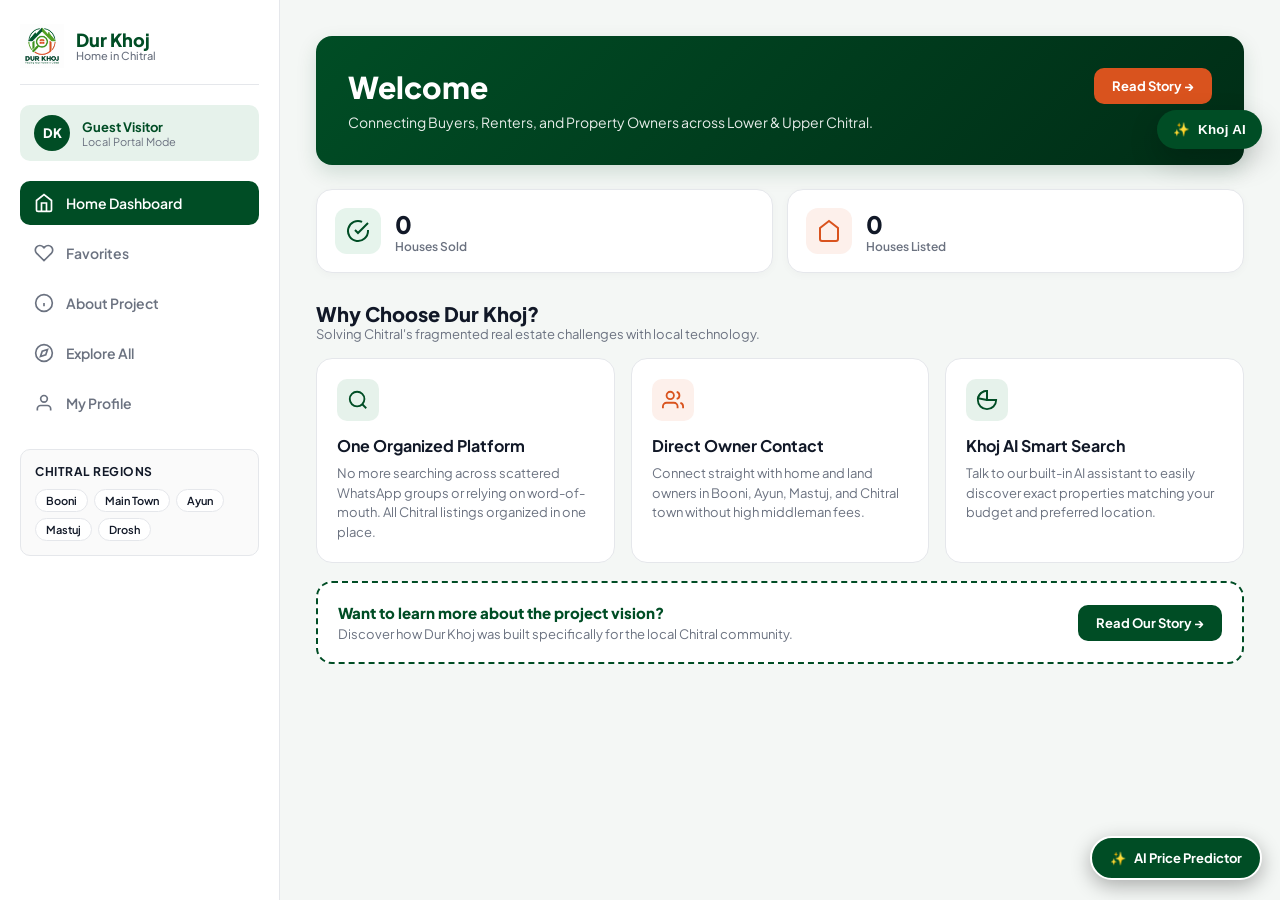
<file: index.html>
<!DOCTYPE html>
<html lang="en">
<head>
  <meta charset="UTF-8">
  <meta name="viewport" content="width=device-width, initial-scale=1.0">
  <title>Dur Khoj — Finding Your Home In Chitral</title>
  <link rel="stylesheet" href="style.css">
  <link rel="preconnect" href="https://fonts.googleapis.com">
  <link rel="preconnect" href="https://fonts.gstatic.com" crossorigin>
  <link href="https://fonts.googleapis.com/css2?family=Plus+Jakarta+Sans:wght@400;500;600;700;800&display=swap" rel="stylesheet">
</head>
<body>

  <!-- MOBILE TOP HEADER -->
   <link rel="stylesheet" href="khoj-ai.css">
  <header class="mobile-header">
    <div class="mobile-logo-wrap">
      <img src="logo.png" alt="Dur Khoj Logo" class="brand-logo-img">
      <div class="brand-text">
        <span class="brand-name">Dur Khoj</span>
        <span class="brand-tagline">Chitral Property Portal</span>
      </div>
    </div>
  </header>

  <!-- PC DESKTOP SIDEBAR -->
  <aside class="desktop-sidebar">
    <div class="sidebar-brand">
      <img src="logo.png" alt="Dur Khoj Logo" class="brand-logo-img">
      <div class="brand-text">
        <span class="brand-name">Dur Khoj</span>
        <span class="brand-tagline">Home in Chitral</span>
      </div>
    </div>

    <!-- Active User Profile Card -->
    <div class="user-badge" id="userBadge">
      <div class="user-avatar" id="userAvatar">DK</div>
      <div class="user-info">
        <span class="user-name" id="userNameDisplay">Guest Visitor</span>
        <span class="user-role" id="userRoleDisplay">Local Portal Mode</span>
      </div>
    </div>

    <nav class="sidebar-nav">
      <a href="index.html" class="nav-item active">
        <svg viewBox="0 0 24 24" fill="none" stroke="currentColor" stroke-width="2"><path d="M3 9l9-7 9 7v11a2 2 0 0 1-2 2H5a2 2 0 0 1-2-2z"></path><polyline points="9 22 9 12 15 12 15 22"></polyline></svg>
        <span>Home Dashboard</span>
      </a>
      <a href="favorites.html" class="nav-item">
        <svg viewBox="0 0 24 24" fill="none" stroke="currentColor" stroke-width="2"><path d="M20.84 4.61a5.5 5.5 0 0 0-7.78 0L12 5.67l-1.06-1.06a5.5 5.5 0 0 0-7.78 7.78l1.06 1.06L12 21.23l7.78-7.78 1.06-1.06a5.5 5.5 0 0 0 0-7.78z"></path></svg>
        <span>Favorites</span>
      </a>
      <a href="about.html" class="nav-item">
        <svg viewBox="0 0 24 24" fill="none" stroke="currentColor" stroke-width="2"><circle cx="12" cy="12" r="10"></circle><line x1="12" y1="16" x2="12" y2="12"></line><line x1="12" y1="8" x2="12.01" y2="8"></line></svg>
        <span>About Project</span>
      </a>
      <a href="explore.html" class="nav-item">
        <svg viewBox="0 0 24 24" fill="none" stroke="currentColor" stroke-width="2"><circle cx="12" cy="12" r="10"></circle><polygon points="16.24 7.76 14.12 14.12 7.76 16.24 9.88 9.88 16.24 7.76"></polygon></svg>
        <span>Explore All</span>
      </a>
      <a href="profile.html" class="nav-item">
        <svg viewBox="0 0 24 24" fill="none" stroke="currentColor" stroke-width="2"><path d="M20 21v-2a4 4 0 0 0-4-4H8a4 4 0 0 0-4 4v2"></path><circle cx="12" cy="7" r="4"></circle></svg>
        <span>My Profile</span>
      </a>
    </nav>

    <!-- Regional Fast Filters Widget -->
    <div class="sidebar-widget">
      <span class="widget-title">Chitral Regions</span>
      <div class="region-tags">
        <span class="region-chip">Booni</span>
        <span class="region-chip">Main Town</span>
        <span class="region-chip">Ayun</span>
        <span class="region-chip">Mastuj</span>
        <span class="region-chip">Drosh</span>
      </div>
    </div>
  </aside>

  <!-- MAIN DASHBOARD CONTENT -->
  <main class="main-content">

    <!-- HERO HEADER -->
    <section class="hero-banner">
      <div class="hero-text">
        <h1 id="userGreeting">Welcome</h1>
        <p>Connecting Buyers, Renters, and Property Owners across Lower & Upper Chitral.</p>
      </div>
      <a href="about.html" class="btn-hero-story">Read Story &rarr;</a>
    </section>

    <!-- METRICS / STATS COUNTERS -->
    <section class="stats-grid">
      <div class="stat-card">
        <div class="stat-icon icon-green">
          <svg viewBox="0 0 24 24" fill="none" stroke="currentColor" stroke-width="2"><path d="M22 11.08V12a10 10 0 1 1-5.93-9.14"></path><polyline points="22 4 12 14.01 9 11.01"></polyline></svg>
        </div>
        <div class="stat-data">
          <span class="stat-number" id="housesSoldVal">0</span>
          <span class="stat-label">Houses Sold</span>
        </div>
      </div>

      <div class="stat-card">
        <div class="stat-icon icon-orange">
          <svg viewBox="0 0 24 24" fill="none" stroke="currentColor" stroke-width="2"><path d="M3 9l9-7 9 7v11a2 2 0 0 1-2 2H5a2 2 0 0 1-2-2z"></path></svg>
        </div>
        <div class="stat-data">
          <span class="stat-number" id="housesListedVal">0</span>
          <span class="stat-label">Houses Listed</span>
        </div>
      </div>
    </section>

    <!-- WHY CHOOSE DUR KHOJ SECTION (CARDS) -->
    <section class="why-wrapper">
      <div class="section-title-wrap">
        <h2>Why Choose Dur Khoj?</h2>
        <p>Solving Chitral's fragmented real estate challenges with local technology.</p>
      </div>

      <div class="why-grid">
        
        <!-- Why Card 1 -->
        <div class="why-feature-card">
          <div class="why-icon-box">
            <svg viewBox="0 0 24 24" fill="none" stroke="currentColor" stroke-width="2"><circle cx="11" cy="11" r="8"></circle><line x1="21" y1="21" x2="16.65" y2="16.65"></line></svg>
          </div>
          <h3>One Organized Platform</h3>
          <p>No more searching across scattered WhatsApp groups or relying on word-of-mouth. All Chitral listings organized in one place.</p>
        </div>

        <!-- Why Card 2 -->
        <div class="why-feature-card">
          <div class="why-icon-box orange">
            <svg viewBox="0 0 24 24" fill="none" stroke="currentColor" stroke-width="2"><path d="M17 21v-2a4 4 0 0 0-4-4H5a4 4 0 0 0-4 4v2"></path><circle cx="9" cy="7" r="4"></circle><path d="M23 21v-2a4 4 0 0 0-3-3.87"></path><path d="M16 3.13a4 4 0 0 1 0 7.75"></path></svg>
          </div>
          <h3>Direct Owner Contact</h3>
          <p>Connect straight with home and land owners in Booni, Ayun, Mastuj, and Chitral town without high middleman fees.</p>
        </div>

        <!-- Why Card 3 -->
        <div class="why-feature-card">
          <div class="why-icon-box">
            <svg viewBox="0 0 24 24" fill="none" stroke="currentColor" stroke-width="2"><path d="M12 2a10 10 0 1 0 10 10H12V2z"></path><path d="M12 12L2.1 10a10 10 0 0 1 9.9-8v10z"></path></svg>
          </div>
          <h3>Khoj AI Smart Search</h3>
          <p>Talk to our built-in AI assistant to easily discover exact properties matching your budget and preferred location.</p>
        </div>

      </div>

      <!-- Action Banner -->
      <div class="story-cta-card">
        <div class="cta-info">
          <h3>Want to learn more about the project vision?</h3>
          <p>Discover how Dur Khoj was built specifically for the local Chitral community.</p>
        </div>
        <a href="about.html" class="btn-story-full">Read Our Story &rarr;</a>
      </div>
    </section>

  </main>

  <!-- MOBILE BOTTOM NAVIGATION (PROFILE | ABOUT | HOME | EXPLORE) -->
  <nav class="mobile-bottom-nav">
    <a href="profile.html" class="mobile-nav-item">
      <svg viewBox="0 0 24 24" fill="none" stroke="currentColor" stroke-width="2"><path d="M20 21v-2a4 4 0 0 0-4-4H8a4 4 0 0 0-4 4v2"></path><circle cx="12" cy="7" r="4"></circle></svg>
      <span>Profile</span>
    </a>
    <a href="about.html" class="mobile-nav-item">
      <svg viewBox="0 0 24 24" fill="none" stroke="currentColor" stroke-width="2"><circle cx="12" cy="12" r="10"></circle><line x1="12" y1="16" x2="12" y2="12"></line><line x1="12" y1="8" x2="12.01" y2="8"></line></svg>
      <span>About</span>
    </a>
    <a href="index.html" class="mobile-nav-item active">
      <svg viewBox="0 0 24 24" fill="none" stroke="currentColor" stroke-width="2"><path d="M3 9l9-7 9 7v11a2 2 0 0 1-2 2H5a2 2 0 0 1-2-2z"></path><polyline points="9 22 9 12 15 12 15 22"></polyline></svg>
      <span>Home</span>
    </a>
    <a href="explore.html" class="mobile-nav-item">
      <svg viewBox="0 0 24 24" fill="none" stroke="currentColor" stroke-width="2"><circle cx="12" cy="12" r="10"></circle><polygon points="16.24 7.76 14.12 14.12 7.76 16.24 9.88 9.88 16.24 7.76"></polygon></svg>
      <span>Explore</span>
    </a>
  </nav>
<script src="khoj-ai.js"></script>
  <script src="script.js"></script>
<script src="ai-predictor.js"></script>
</body>
</html>
</file>
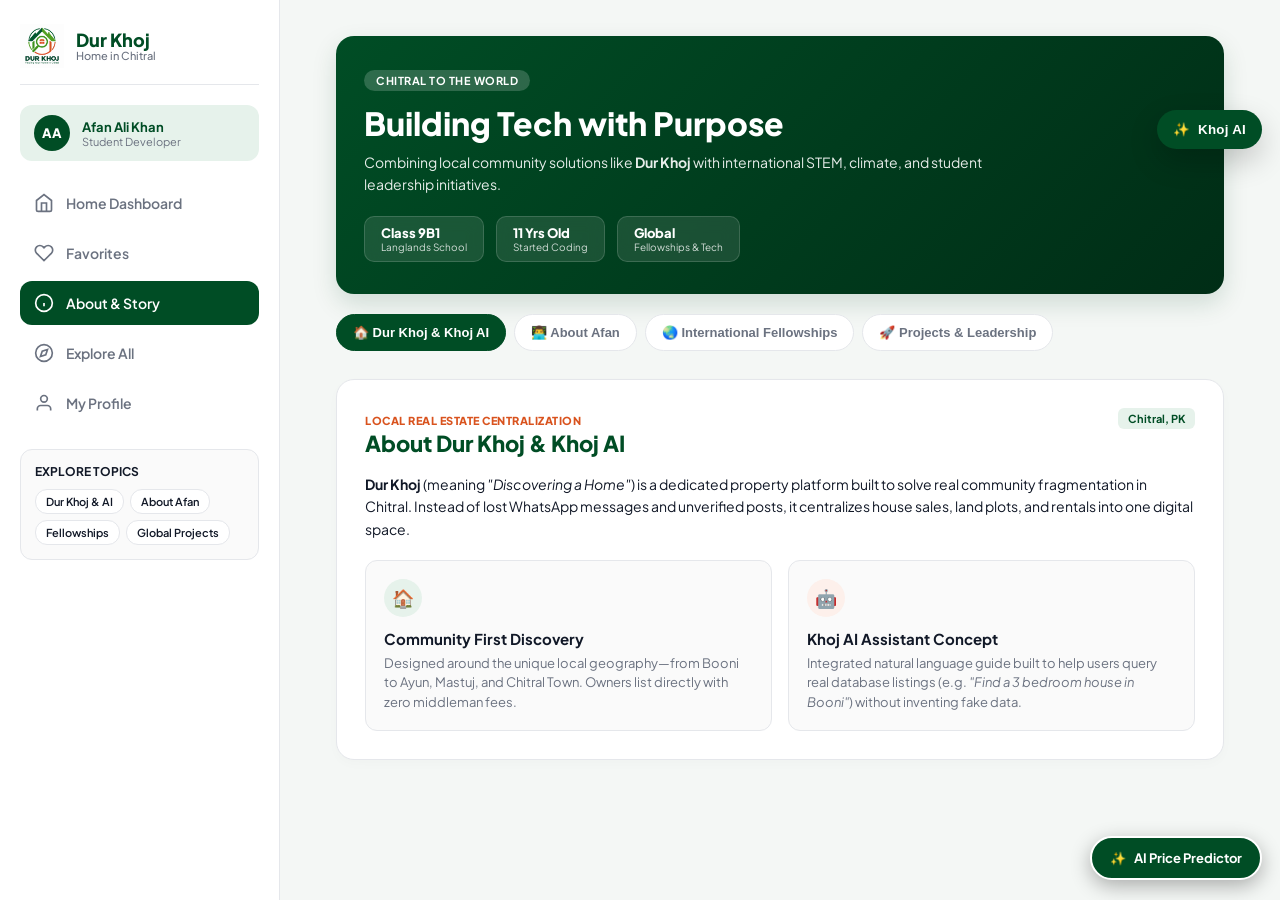
<file: about.html>
<!DOCTYPE html>
<html lang="en">
<head>
  <meta charset="UTF-8">
  <meta name="viewport" content="width=device-width, initial-scale=1.0">
  <title>About Dur Khoj & Afan Ali Khan</title>
  <link rel="stylesheet" href="khoj-ai.css">
  <link rel="stylesheet" href="about.css">
  <link rel="preconnect" href="https://fonts.googleapis.com">
  <link rel="preconnect" href="https://fonts.gstatic.com" crossorigin>
  <link href="https://fonts.googleapis.com/css2?family=Plus+Jakarta+Sans:wght@400;500;600;700;800&display=swap" rel="stylesheet">
</head>
<body>

  <!-- MOBILE TOP HEADER -->
  <header class="mobile-header">
    <div class="mobile-logo-wrap">
      <img src="logo.png" alt="Dur Khoj Logo" class="brand-logo-img">
      <div class="brand-text">
        <span class="brand-name">Dur Khoj</span>
        <span class="brand-tagline">About & Developer Profile</span>
      </div>
    </div>
  </header>

  <!-- PC DESKTOP SIDEBAR -->
  <aside class="desktop-sidebar">
    <div class="sidebar-brand">
      <img src="logo.png" alt="Dur Khoj Logo" class="brand-logo-img">
      <div class="brand-text">
        <span class="brand-name">Dur Khoj</span>
        <span class="brand-tagline">Home in Chitral</span>
      </div>
    </div>

    <!-- User Profile Badge -->
    <div class="user-badge">
      <div class="user-avatar" id="userAvatar">AA</div>
      <div class="user-info">
        <span class="user-name" id="userNameDisplay">Afan Ali Khan</span>
        <span class="user-role" id="userRoleDisplay">Student Developer</span>
      </div>
    </div>

    <!-- Navigation -->
    <nav class="sidebar-nav">
      <a href="index.html" class="nav-item">
        <svg viewBox="0 0 24 24" fill="none" stroke="currentColor" stroke-width="2"><path d="M3 9l9-7 9 7v11a2 2 0 0 1-2 2H5a2 2 0 0 1-2-2z"></path><polyline points="9 22 9 12 15 12 15 22"></polyline></svg>
        <span>Home Dashboard</span>
      </a>
      <a href="favorites.html" class="nav-item">
        <svg viewBox="0 0 24 24" fill="none" stroke="currentColor" stroke-width="2"><path d="M20.84 4.61a5.5 5.5 0 0 0-7.78 0L12 5.67l-1.06-1.06a5.5 5.5 0 0 0-7.78 7.78l1.06 1.06L12 21.23l7.78-7.78 1.06-1.06a5.5 5.5 0 0 0 0-7.78z"></path></svg>
        <span>Favorites</span>
      </a>
      <a href="about.html" class="nav-item active">
        <svg viewBox="0 0 24 24" fill="none" stroke="currentColor" stroke-width="2"><circle cx="12" cy="12" r="10"></circle><line x1="12" y1="16" x2="12" y2="12"></line><line x1="12" y1="8" x2="12.01" y2="8"></line></svg>
        <span>About & Story</span>
      </a>
      <a href="explore.html" class="nav-item">
        <svg viewBox="0 0 24 24" fill="none" stroke="currentColor" stroke-width="2"><circle cx="12" cy="12" r="10"></circle><polygon points="16.24 7.76 14.12 14.12 7.76 16.24 9.88 9.88 16.24 7.76"></polygon></svg>
        <span>Explore All</span>
      </a>
      <a href="profile.html" class="nav-item">
        <svg viewBox="0 0 24 24" fill="none" stroke="currentColor" stroke-width="2"><path d="M20 21v-2a4 4 0 0 0-4-4H8a4 4 0 0 0-4 4v2"></path><circle cx="12" cy="7" r="4"></circle></svg>
        <span>My Profile</span>
      </a>
    </nav>

    <!-- Quick Filter Links Widget -->
    <div class="sidebar-widget">
      <span class="widget-title">Explore Topics</span>
      <div class="region-tags">
        <a href="#durkhoj" class="region-chip">Dur Khoj & AI</a>
        <a href="#developer" class="region-chip">About Afan</a>
        <a href="#fellowships" class="region-chip">Fellowships</a>
        <a href="#projects" class="region-chip">Global Projects</a>
      </div>
    </div>
  </aside>

  <!-- MAIN CONTENT CONTAINER -->
  <main class="main-content">

    <!-- HERO PROFILE HEADER -->
    <section class="about-hero">
      <div class="hero-left">
        <span class="hero-badge">Chitral to the World</span>
        <h1>Building Tech with Purpose</h1>
        <p>Combining local community solutions like <strong>Dur Khoj</strong> with international STEM, climate, and student leadership initiatives.</p>
        
        <div class="hero-stats">
          <div class="hero-stat-pill">
            <span class="num">Class 9B1</span>
            <span class="lbl">Langlands School</span>
          </div>
          <div class="hero-stat-pill">
            <span class="num">11 Yrs Old</span>
            <span class="lbl">Started Coding</span>
          </div>
          <div class="hero-stat-pill">
            <span class="num">Global</span>
            <span class="lbl">Fellowships & Tech</span>
          </div>
        </div>
      </div>
    </section>

    <!-- INTERACTIVE SECTION TABS -->
    <div class="tabs-nav">
      <button class="tab-btn active" data-target="sec-durkhoj">🏠 Dur Khoj & Khoj AI</button>
      <button class="tab-btn" data-target="sec-afan">👨‍💻 About Afan</button>
      <button class="tab-btn" data-target="sec-global">🌏 International Fellowships</button>
      <button class="tab-btn" data-target="sec-projects">🚀 Projects & Leadership</button>
    </div>

    <!-- 1. DUR KHOJ & KHOJ AI SECTION -->
    <section id="sec-durkhoj" class="section-block active">
      <div class="card-box glass-effect">
        <div class="card-header-flex">
          <div>
            <span class="sub-tag">Local Real Estate Centralization</span>
            <h2>About Dur Khoj & Khoj AI</h2>
          </div>
          <span class="badge-accent">Chitral, PK</span>
        </div>

        <p class="lead-text">
          <strong>Dur Khoj</strong> (meaning <em>"Discovering a Home"</em>) is a dedicated property platform built to solve real community fragmentation in Chitral. Instead of lost WhatsApp messages and unverified posts, it centralizes house sales, land plots, and rentals into one digital space.
        </p>

        <div class="grid-2">
          <div class="feature-card">
            <div class="icon-circle green">🏠</div>
            <h3>Community First Discovery</h3>
            <p>Designed around the unique local geography—from Booni to Ayun, Mastuj, and Chitral Town. Owners list directly with zero middleman fees.</p>
          </div>

          <div class="feature-card">
            <div class="icon-circle orange">🤖</div>
            <h3>Khoj AI Assistant Concept</h3>
            <p>Integrated natural language guide built to help users query real database listings (e.g. <em>"Find a 3 bedroom house in Booni"</em>) without inventing fake data.</p>
          </div>
        </div>
      </div>
    </section>

    <!-- 2. ABOUT AFAN ALI KHAN -->
    <section id="sec-afan" class="section-block">
      <div class="card-box">
        <div class="dev-profile-header">
          <div class="dev-avatar-main">AAK</div>
          <div class="dev-details">
            <h2>Afan Ali Khan</h2>
            <p class="dev-subtitle">Student, Self-Taught Programmer & Community Volunteer</p>
            <span class="school-pill">🎓 Langlands School & College Chitral (Class 9B1)</span>
          </div>
        </div>

        <p class="lead-text">
          I am a curious and ambitious student from Chitral. I believe that being a student is not only about getting good grades—it is about building real skills, solving problems, and contributing positively to society.
        </p>

        <div class="quote-banner">
          <p>"Don't just learn something. Build something with it."</p>
        </div>

        <div class="grid-2">
          <div class="feature-card">
            <h3>🎓 Academics & Leadership</h3>
            <p>Class Monitor, Prefect, and Scout. Core focus on Physics, Chemistry, Biology, Mathematics, and English while actively balancing public speaking and debates.</p>
          </div>

          <div class="feature-card">
            <h3>💻 Self-Directed Tech Journey</h3>
            <p>Started coding at 11 with HTML/CSS/JS. Expanded into SQL, Python, Firebase, and Git. Debugging taught me that mistakes are simply valuable information.</p>
          </div>
        </div>
      </div>
    </section>

    <!-- 3. INTERNATIONAL OPPORTUNITIES & FELLOWSHIPS -->
    <section id="sec-global" class="section-block">
      <div class="card-box">
        <div class="section-title-wrap">
          <span class="sub-tag">Global Horizons</span>
          <h2>🌏 International Opportunities & Fellowships</h2>
          <p class="section-desc">Actively pursuing STEM, climate action, civic innovation, and cultural exchanges.</p>
        </div>

        <div class="fellowship-grid">
          
          <!-- NYAS -->
          <div class="fellowship-card">
            <div class="card-top">
              <span class="fellow-tag stem">STEM & Research</span>
              <h3>🔬 NYAS Junior Academy</h3>
            </div>
            <p>Applied to the New York Academy of Sciences Junior Academy to collaborate with international students on STEM challenges, pushing my problem-solving beyond local limits.</p>
          </div>

          <!-- Climate & Environment -->
          <div class="fellowship-card">
            <div class="card-top">
              <span class="fellow-tag climate">Sustainability</span>
              <h3>🌎 Stanford Climate Fellowship</h3>
            </div>
            <p>Growing up in mountainous Chitral sparked my passion for environmental preservation. Exploring the intersection of climate science, technology, and mountain ecosystems.</p>
          </div>

          <!-- Civics Unplugged -->
          <div class="fellowship-card">
            <div class="card-top">
              <span class="fellow-tag civic">Civic Action</span>
              <h3>🤝 Civics Unplugged Fellowship</h3>
            </div>
            <p>Engaging with civic innovation frameworks to scale youth-led community projects like local waste cleanup initiatives and public digital tools.</p>
          </div>

          <!-- AFS Japan -->
          <div class="fellowship-card">
            <div class="card-top">
              <span class="fellow-tag japan">Cultural Exchange</span>
              <h3>🇯🇵 AFS Asia Kakehashi (Japan)</h3>
            </div>
            <p>Actively learning Japanese (mastered Hiragana, working on Katakana) to participate in youth exchange, bridging cultural and educational ties between Pakistan and Japan.</p>
          </div>

          <!-- UWC -->
          <div class="fellowship-card full-width">
            <div class="card-top">
              <span class="fellow-tag uwc">Global Community</span>
              <h3>🌍 UWC & International Education</h3>
            </div>
            <p>Focused on UWC and global programs to become a stronger communicator and collaborator—bringing international knowledge directly back to empower Chitral.</p>
          </div>

        </div>
      </div>
    </section>

    <!-- 4. PROJECTS, LEADERSHIP & COMMUNITY -->
    <section id="sec-projects" class="section-block">
      <div class="card-box">
        <div class="section-title-wrap">
          <span class="sub-tag">Beyond Code</span>
          <h2>🚀 Projects, Community & Leadership</h2>
        </div>

        <div class="projects-vertical">
          
          <div class="project-item">
            <div class="proj-badge">Co-Founder</div>
            <div>
              <h3>🌐 Global Student Bridge</h3>
              <p>An international platform co-founded with Aisha Demeu (Kazakhstan) to connect students across borders to share achievements, scholarships, and opportunities.</p>
            </div>
          </div>

          <div class="project-item">
            <div class="proj-badge green">Community Impact</div>
            <div>
              <h3>🌱 Mastuj Cleanliness Initiative</h3>
              <p>Gathered local children for cleanup drives and introduced decorated bucket dustbins to sustain clean public spaces without complex infrastructure.</p>
            </div>
          </div>

          <div class="project-item">
            <div class="proj-badge orange">Recognized Project</div>
            <div>
              <h3>🎮 Exhibition Games & Tools</h3>
              <p>Built 2D/3D games, grade calculators, and interactive web tools. Presented game projects at school exhibitions to encouraging acclaim.</p>
            </div>
          </div>

        </div>

        <!-- Honor List -->
        <div class="honors-banner">
          <h3>🏆 Experience Highlights</h3>
          <ul class="honors-list">
            <li>1+ Year Volunteer at local Jamatkhana</li>
            <li>CIF alumni</li>
            <li>Queen's Commonwealth Essay Competition & ICATS Participant</li>
            <li>NYAS alumni</li>
          </ul>
        </div>

      </div>
    </section>

  </main>

  <!-- MOBILE BOTTOM NAVIGATION -->
  <nav class="mobile-bottom-nav">
    <a href="profile.html" class="mobile-nav-item">
      <svg viewBox="0 0 24 24" fill="none" stroke="currentColor" stroke-width="2"><path d="M20 21v-2a4 4 0 0 0-4-4H8a4 4 0 0 0-4 4v2"></path><circle cx="12" cy="7" r="4"></circle></svg>
      <span>Profile</span>
    </a>
    <a href="about.html" class="mobile-nav-item active">
      <svg viewBox="0 0 24 24" fill="none" stroke="currentColor" stroke-width="2"><circle cx="12" cy="12" r="10"></circle><line x1="12" y1="16" x2="12" y2="12"></line><line x1="12" y1="8" x2="12.01" y2="8"></line></svg>
      <span>About</span>
    </a>
    <a href="index.html" class="mobile-nav-item">
      <svg viewBox="0 0 24 24" fill="none" stroke="currentColor" stroke-width="2"><path d="M3 9l9-7 9 7v11a2 2 0 0 1-2 2H5a2 2 0 0 1-2-2z"></path><polyline points="9 22 9 12 15 12 15 22"></polyline></svg>
      <span>Home</span>
    </a>
    <a href="explore.html" class="mobile-nav-item">
      <svg viewBox="0 0 24 24" fill="none" stroke="currentColor" stroke-width="2"><circle cx="12" cy="12" r="10"></circle><polygon points="16.24 7.76 14.12 14.12 7.76 16.24 9.88 9.88 16.24 7.76"></polygon></svg>
      <span>Explore</span>
    </a>
  </nav>
<script src="khoj-ai.js"></script>
  <script src="about.js"></script>
<script src="ai-predictor.js"></script>
</body>
</html>
</file>
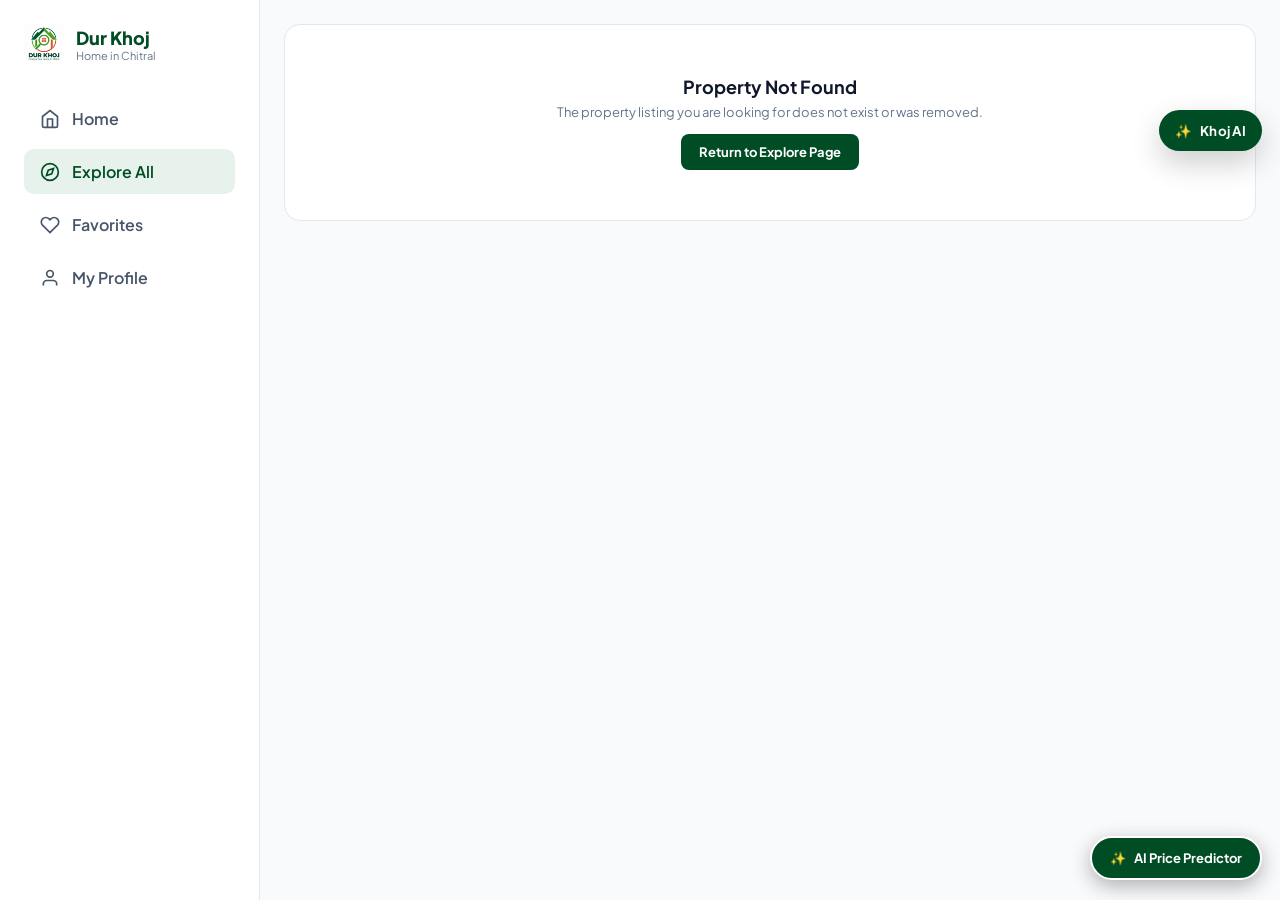
<file: detail.html>
<!DOCTYPE html>
<html lang="en">
<head>
  <meta charset="UTF-8">
  <meta name="viewport" content="width=device-width, initial-scale=1.0, maximum-scale=1.0, user-scalable=no">
  <title>Property Details — Dur Khoj</title>
  
  <!-- Google Fonts -->
   <link rel="stylesheet" href="khoj-ai.css">
  <link rel="preconnect" href="https://fonts.googleapis.com">
  <link rel="preconnect" href="https://fonts.gstatic.com" crossorigin>
  <link href="https://fonts.googleapis.com/css2?family=Plus+Jakarta+Sans:wght@400;500;600;700;800&display=swap" rel="stylesheet">
  
  <!-- Swiper Slider CSS -->
  <link rel="stylesheet" href="https://cdn.jsdelivr.net/npm/swiper@11/swiper-bundle.min.css" />
  
  <link rel="stylesheet" href="detail.css">
</head>
<body>

  <!-- TOP MOBILE BAR -->
  <header class="mobile-top-bar">
    <a href="explore.html" class="icon-btn-back" aria-label="Go Back">
      <svg viewBox="0 0 24 24" fill="none" stroke="currentColor" stroke-width="2.5"><path d="M19 12H5M12 19l-7-7 7-7"/></svg>
    </a>
    <div class="header-title">Property Details</div>
    <button class="icon-btn" id="headerShareBtn" aria-label="Share">
      <svg viewBox="0 0 24 24" fill="none" stroke="currentColor" stroke-width="2"><circle cx="18" cy="5" r="3"/><circle cx="6" cy="12" r="3"/><circle cx="18" cy="19" r="3"/><line x1="8.59" y1="13.51" x2="15.42" y2="17.49"/><line x1="15.41" y1="6.51" x2="8.59" y2="10.49"/></svg>
    </button>
  </header>

  <!-- DESKTOP SIDEBAR NAVIGATION -->
  <aside class="desktop-sidebar">
    <div class="sidebar-brand">
      <img src="logo.png" alt="Dur Khoj Logo" class="brand-logo-img">
      <div class="brand-text">
        <span class="brand-name">Dur Khoj</span>
        <span class="brand-tagline">Home in Chitral</span>
      </div>
    </div>

    <nav class="sidebar-nav">
      <a href="index.html" class="nav-item">
        <svg viewBox="0 0 24 24" fill="none" stroke="currentColor" stroke-width="2"><path d="M3 9l9-7 9 7v11a2 2 0 0 1-2 2H5a2 2 0 0 1-2-2z"></path><polyline points="9 22 9 12 15 12 15 22"></polyline></svg>
        <span>Home</span>
      </a>
      <a href="explore.html" class="nav-item active">
        <svg viewBox="0 0 24 24" fill="none" stroke="currentColor" stroke-width="2"><circle cx="12" cy="12" r="10"></circle><polygon points="16.24 7.76 14.12 14.12 7.76 16.24 9.88 9.88 16.24 7.76"></polygon></svg>
        <span>Explore All</span>
      </a>
      <a href="favorites.html" class="nav-item">
        <svg viewBox="0 0 24 24" fill="none" stroke="currentColor" stroke-width="2"><path d="M20.84 4.61a5.5 5.5 0 0 0-7.78 0L12 5.67l-1.06-1.06a5.5 5.5 0 0 0-7.78 7.78l1.06 1.06L12 21.23l7.78-7.78 1.06-1.06a5.5 5.5 0 0 0 0-7.78z"></path></svg>
        <span>Favorites</span>
      </a>
      <a href="profile.html" class="nav-item">
        <svg viewBox="0 0 24 24" fill="none" stroke="currentColor" stroke-width="2"><path d="M20 21v-2a4 4 0 0 0-4-4H8a4 4 0 0 0-4 4v2"></path><circle cx="12" cy="7" r="4"></circle></svg>
        <span>My Profile</span>
      </a>
    </nav>
  </aside>

  <!-- MAIN APP CONTAINER -->
  <main class="main-wrapper">
    <div id="detailAppContainer">
      <!-- Dynamically populated via detail.js -->
    </div>
  </main>

  <!-- FULLSCREEN LIGHTBOX -->
  <div class="lightbox-modal" id="lightboxModal">
    <button class="lightbox-close" id="lightboxClose">&times;</button>
    <div class="swiper lightboxSwiper">
      <div class="swiper-wrapper" id="lightboxSwiperWrapper"></div>
      <div class="swiper-button-next"></div>
      <div class="swiper-button-prev"></div>
      <div class="swiper-pagination"></div>
    </div>
  </div>

  <!-- FLOATING BOTTOM BAR -->
  <div class="mobile-bottom-bar" id="mobileBottomBar">
    <div class="price-stack">
      <span class="price-label">Price</span>
      <span class="price-amount" id="mobileBarPrice">PKR --</span>
    </div>
    <div class="cta-btn-group">
      <a href="#" id="mobileWhatsappBtn" class="cta-btn btn-whatsapp" target="_blank">
        <svg viewBox="0 0 24 24" fill="currentColor"><path d="M.057 24l1.687-6.163c-1.041-1.804-1.588-3.849-1.587-5.946.003-6.556 5.338-11.891 11.893-11.891 3.181.001 6.167 1.24 8.413 3.488 2.245 2.248 3.481 5.236 3.48 8.414-.003 6.557-5.338 11.892-11.893 11.892-1.99-.001-3.951-.5-5.688-1.448l-6.305 1.654zm6.597-3.807c1.676.995 3.276 1.591 5.392 1.592 5.448 0 9.886-4.434 9.889-9.885.002-5.462-4.415-9.89-9.881-9.892-5.452 0-9.887 4.434-9.889 9.884-.001 2.225.651 3.891 1.746 5.634l-.999 3.648 3.742-.981z"/></svg>
        WhatsApp
      </a>
      <a href="#" id="mobileCallBtn" class="cta-btn btn-call">
        <svg viewBox="0 0 24 24" fill="none" stroke="currentColor" stroke-width="2"><path d="M22 16.92v3a2 2 0 0 1-2.18 2 19.79 19.79 0 0 1-8.63-3.07 19.5 19.5 0 0 1-6-6 19.79 19.79 0 0 1-3.07-8.67A2 2 0 0 1 4.11 2h3a2 2 0 0 1 2 1.72 12.84 12.84 0 0 0 .7 2.81 2 2 0 0 1-.45 2.11L8.09 9.91a16 16 0 0 0 6 6l1.27-1.27a2 2 0 0 1 2.11-.45 12.84 12.84 0 0 0 2.81.7A2 2 0 0 1 22 16.92z"/></svg>
        Call
      </a>
    </div>
  </div>
<script src="khoj-ai.js"></script>
  <script src="https://cdn.jsdelivr.net/npm/swiper@11/swiper-bundle.min.js"></script>
  <script src="detail.js"></script>
<script src="ai-predictor.js"></script>
</body>
</html>
</file>
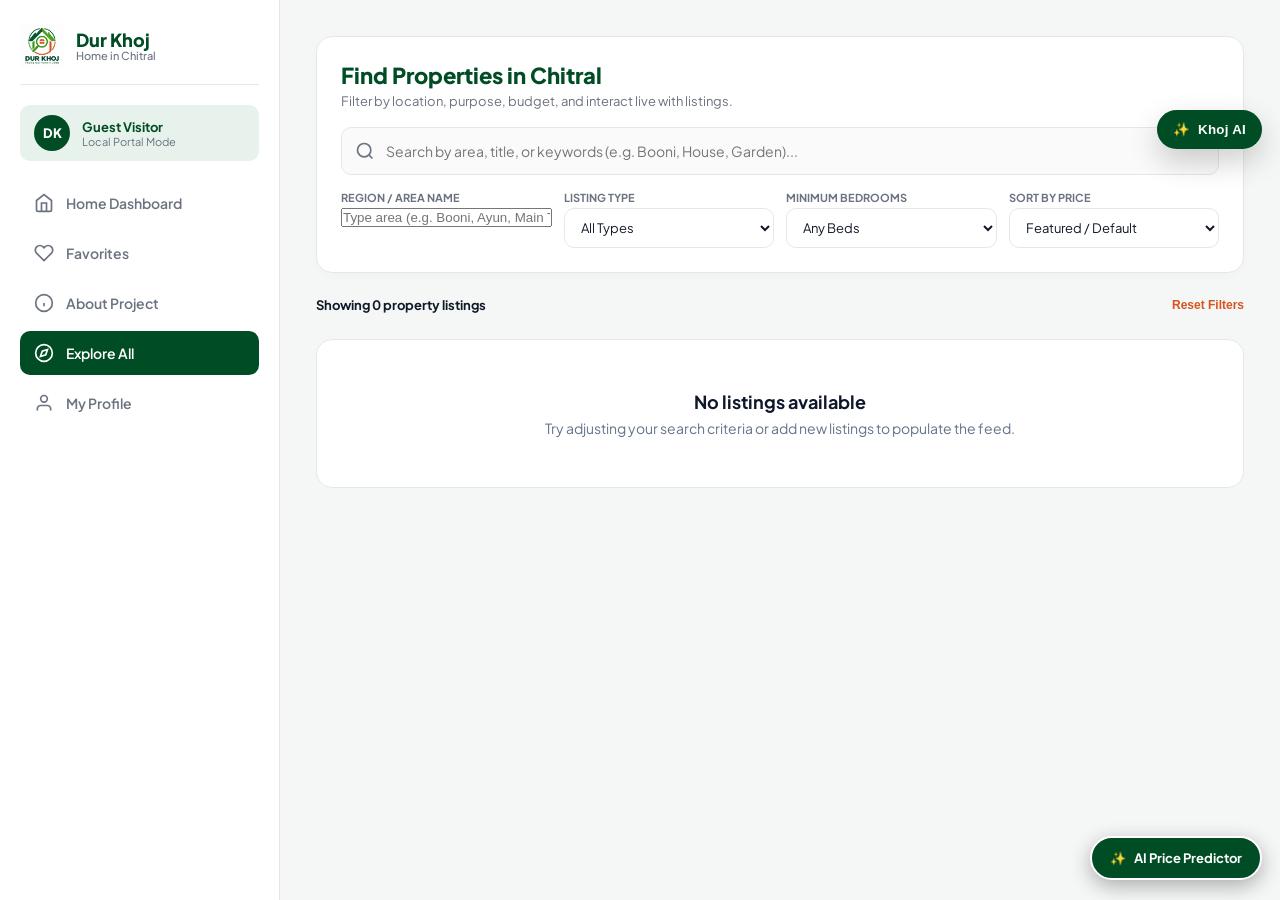
<file: explore.html>
<!DOCTYPE html>
<html lang="en">
<head>
  <meta charset="UTF-8">
  <meta name="viewport" content="width=device-width, initial-scale=1.0">
  <title>Explore Listings — Dur Khoj</title>
  <link rel="stylesheet" href="khoj-ai.css">
  <link rel="stylesheet" href="explore.css">
  <link rel="preconnect" href="https://fonts.googleapis.com">
  <link rel="preconnect" href="https://fonts.gstatic.com" crossorigin>
  <link href="https://fonts.googleapis.com/css2?family=Plus+Jakarta+Sans:wght@400;500;600;700;800&display=swap" rel="stylesheet">
</head>
<body>

  <!-- MOBILE TOP HEADER -->
  <header class="mobile-header">
    <div class="mobile-logo-wrap">
      <img src="logo.png" alt="Dur Khoj Logo" class="brand-logo-img">
      <div class="brand-text">
        <span class="brand-name">Dur Khoj</span>
        <span class="brand-tagline">Explore Listings</span>
      </div>
    </div>
  </header>

  <!-- DESKTOP SIDEBAR -->
  <aside class="desktop-sidebar">
    <div class="sidebar-brand">
      <img src="logo.png" alt="Dur Khoj Logo" class="brand-logo-img">
      <div class="brand-text">
        <span class="brand-name">Dur Khoj</span>
        <span class="brand-tagline">Home in Chitral</span>
      </div>
    </div>

    <!-- Active User Profile Card -->
    <div class="user-badge">
      <div class="user-avatar" id="userAvatar">DK</div>
      <div class="user-info">
        <span class="user-name" id="userNameDisplay">Guest Visitor</span>
        <span class="user-role" id="userRoleDisplay">Local Portal Mode</span>
      </div>
    </div>

    <nav class="sidebar-nav">
      <a href="index.html" class="nav-item">
        <svg viewBox="0 0 24 24" fill="none" stroke="currentColor" stroke-width="2"><path d="M3 9l9-7 9 7v11a2 2 0 0 1-2 2H5a2 2 0 0 1-2-2z"></path><polyline points="9 22 9 12 15 12 15 22"></polyline></svg>
        <span>Home Dashboard</span>
      </a>
      <a href="favorites.html" class="nav-item">
        <svg viewBox="0 0 24 24" fill="none" stroke="currentColor" stroke-width="2"><path d="M20.84 4.61a5.5 5.5 0 0 0-7.78 0L12 5.67l-1.06-1.06a5.5 5.5 0 0 0-7.78 7.78l1.06 1.06L12 21.23l7.78-7.78 1.06-1.06a5.5 5.5 0 0 0 0-7.78z"></path></svg>
        <span>Favorites</span>
      </a>
      <a href="about.html" class="nav-item">
        <svg viewBox="0 0 24 24" fill="none" stroke="currentColor" stroke-width="2"><circle cx="12" cy="12" r="10"></circle><line x1="12" y1="16" x2="12" y2="12"></line><line x1="12" y1="8" x2="12.01" y2="8"></line></svg>
        <span>About Project</span>
      </a>
      <a href="explore.html" class="nav-item active">
        <svg viewBox="0 0 24 24" fill="none" stroke="currentColor" stroke-width="2"><circle cx="12" cy="12" r="10"></circle><polygon points="16.24 7.76 14.12 14.12 7.76 16.24 9.88 9.88 16.24 7.76"></polygon></svg>
        <span>Explore All</span>
      </a>
      <a href="profile.html" class="nav-item">
        <svg viewBox="0 0 24 24" fill="none" stroke="currentColor" stroke-width="2"><path d="M20 21v-2a4 4 0 0 0-4-4H8a4 4 0 0 0-4 4v2"></path><circle cx="12" cy="7" r="4"></circle></svg>
        <span>My Profile</span>
      </a>
    </nav>
  </aside>

  <!-- MAIN EXPLORE CONTENT -->
  <main class="main-content">
    
    <!-- SEARCH & FILTER HEADER -->
    <section class="explore-header-box">
      <h1>Find Properties in Chitral</h1>
      <p>Filter by location, purpose, budget, and interact live with listings.</p>

      <!-- SEARCH BAR -->
      <div class="search-input-wrap">
        <svg viewBox="0 0 24 24" fill="none" stroke="currentColor" stroke-width="2"><circle cx="11" cy="11" r="8"></circle><line x1="21" y1="21" x2="16.65" y2="16.65"></line></svg>
        <input type="text" id="searchInput" placeholder="Search by area, title, or keywords (e.g. Booni, House, Garden)...">
      </div>

      <!-- FILTER CONTROLS GRID -->
      <div class="filter-controls-grid">
        <div class="filter-group">
          <label for="locationFilter">Region / Area Name</label>
          <input type="text" id="locationFilter" placeholder="Type area (e.g. Booni, Ayun, Main Town)...">
        </div>

        <div class="filter-group">
          <label for="purposeFilter">Listing Type</label>
          <select id="purposeFilter">
            <option value="all">All Types</option>
            <option value="sale">For Sale</option>
            <option value="rent">For Rent</option>
          </select>
        </div>

        <div class="filter-group">
          <label for="bedsFilter">Minimum Bedrooms</label>
          <select id="bedsFilter">
            <option value="all">Any Beds</option>
            <option value="1">1+ Bedrooms</option>
            <option value="2">2+ Bedrooms</option>
            <option value="3">3+ Bedrooms</option>
            <option value="4">4+ Bedrooms</option>
          </select>
        </div>

        <div class="filter-group">
          <label for="priceSort">Sort By Price</label>
          <select id="priceSort">
            <option value="default">Featured / Default</option>
            <option value="low-high">Price: Low to High</option>
            <option value="high-low">Price: High to Low</option>
          </select>
        </div>
      </div>
    </section>

    <!-- FEED SECTION -->
    <section class="feed-container">
      <div class="feed-meta">
        <span class="results-count" id="resultsCount">Showing 0 properties</span>
        <button class="btn-reset" id="resetFiltersBtn">Reset Filters</button>
      </div>

      <div class="house-grid" id="houseGrid">
        <!-- House cards populated dynamically by explore.js -->
      </div>
    </section>

  </main>

  <!-- MOBILE BOTTOM NAVIGATION -->
  <nav class="mobile-bottom-nav">
    <a href="profile.html" class="mobile-nav-item">
      <svg viewBox="0 0 24 24" fill="none" stroke="currentColor" stroke-width="2"><path d="M20 21v-2a4 4 0 0 0-4-4H8a4 4 0 0 0-4 4v2"></path><circle cx="12" cy="7" r="4"></circle></svg>
      <span>Profile</span>
    </a>
    <a href="about.html" class="mobile-nav-item">
      <svg viewBox="0 0 24 24" fill="none" stroke="currentColor" stroke-width="2"><circle cx="12" cy="12" r="10"></circle><line x1="12" y1="16" x2="12" y2="12"></line><line x1="12" y1="8" x2="12.01" y2="8"></line></svg>
      <span>About</span>
    </a>
    <a href="index.html" class="mobile-nav-item">
      <svg viewBox="0 0 24 24" fill="none" stroke="currentColor" stroke-width="2"><path d="M3 9l9-7 9 7v11a2 2 0 0 1-2 2H5a2 2 0 0 1-2-2z"></path><polyline points="9 22 9 12 15 12 15 22"></polyline></svg>
      <span>Home</span>
    </a>
    <a href="explore.html" class="mobile-nav-item active">
      <svg viewBox="0 0 24 24" fill="none" stroke="currentColor" stroke-width="2"><circle cx="12" cy="12" r="10"></circle><polygon points="16.24 7.76 14.12 14.12 7.76 16.24 9.88 9.88 16.24 7.76"></polygon></svg>
      <span>Explore</span>
    </a>
  </nav>
<script src="khoj-ai.js"></script>
  <script src="explore.js"></script>
<script src="ai-predictor.js"></script>
</body>
</html>
</file>
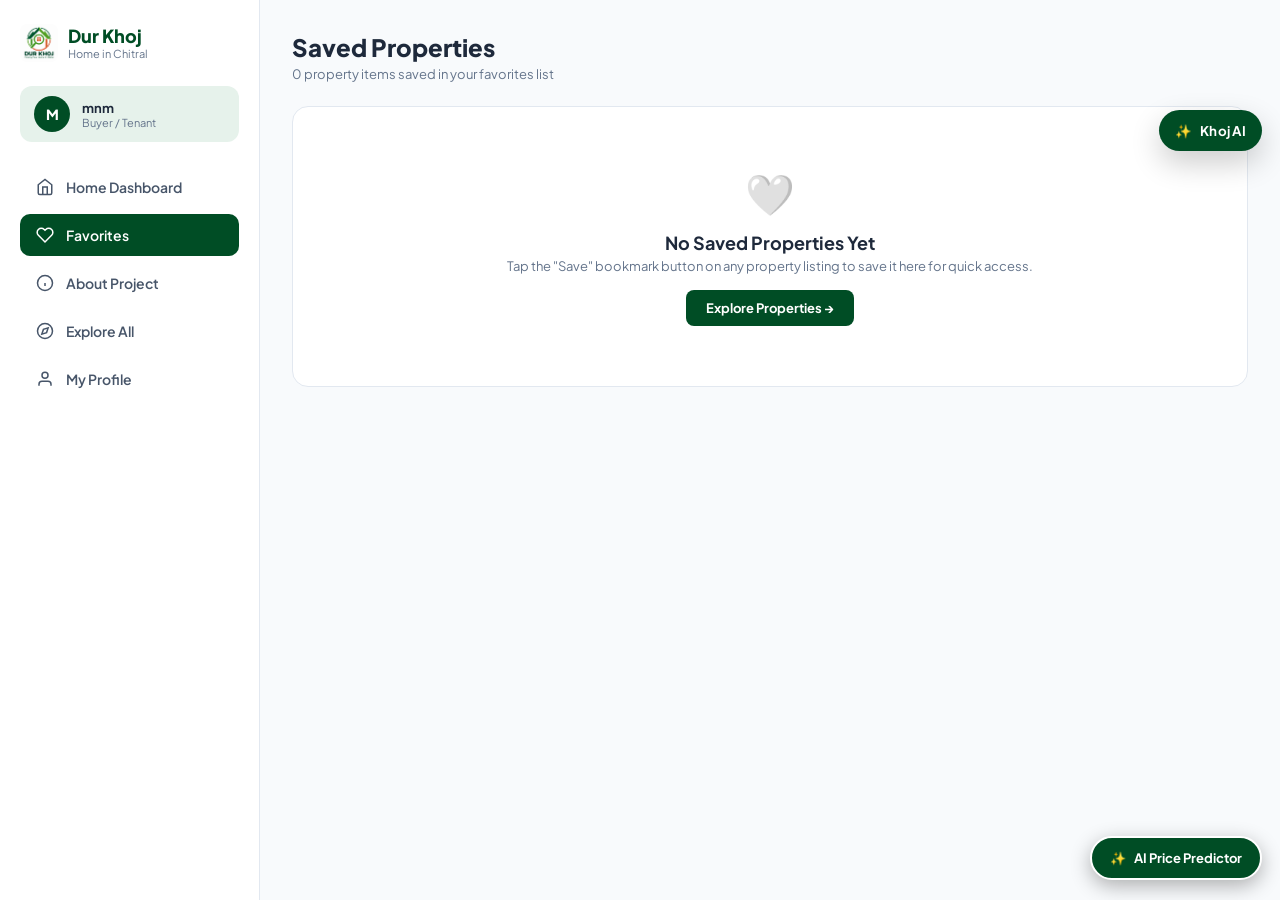
<file: favorites.html>
<!DOCTYPE html>
<html lang="en">
<head>
  <meta charset="UTF-8">
  <meta name="viewport" content="width=device-width, initial-scale=1.0, maximum-scale=1.0, user-scalable=no">
  <title>Favorites — Dur Khoj</title>
  
  <!-- Google Fonts -->
   <link rel="stylesheet" href="khoj-ai.css">
  <link rel="preconnect" href="https://fonts.googleapis.com">
  <link rel="preconnect" href="https://fonts.gstatic.com" crossorigin>
  <link href="https://fonts.googleapis.com/css2?family=Plus+Jakarta+Sans:wght@400;500;600;700;800&display=swap" rel="stylesheet">
  
  <link rel="stylesheet" href="favorites.css">
</head>
<body>

  <!-- MOBILE TOP HEADER -->
  <header class="mobile-header">
    <div class="mobile-logo-wrap">
      <img src="logo.png" alt="Dur Khoj Logo" class="brand-logo-img">
      <div class="brand-text">
        <span class="brand-name">Dur Khoj</span>
        <span class="brand-tagline">Saved Properties</span>
      </div>
    </div>
  </header>

  <!-- DESKTOP SIDEBAR (MATCHES HOME DASHBOARD SCREENSHOT EXACTLY) -->
  <aside class="desktop-sidebar">
    <div class="sidebar-brand">
      <img src="logo.png" alt="Dur Khoj Logo" class="brand-logo-img">
      <div class="brand-text">
        <span class="brand-name">Dur Khoj</span>
        <span class="brand-tagline">Home in Chitral</span>
      </div>
    </div>

    <!-- User Profile Badge Card -->
    <div class="sidebar-user-card">
      <div class="user-avatar-circle" id="sidebarAvatar">M</div>
      <div class="user-details">
        <span class="user-name" id="sidebarUserName">mnm</span>
        <span class="user-role" id="sidebarUserRole">Buyer / Tenant</span>
      </div>
    </div>

    <!-- Navigation Links -->
    <nav class="sidebar-nav">
      <a href="index.html" class="nav-item">
        <svg viewBox="0 0 24 24" fill="none" stroke="currentColor" stroke-width="2"><path d="M3 9l9-7 9 7v11a2 2 0 0 1-2 2H5a2 2 0 0 1-2-2z"></path><polyline points="9 22 9 12 15 12 15 22"></polyline></svg>
        <span>Home Dashboard</span>
      </a>
      <a href="favorites.html" class="nav-item active">
        <svg viewBox="0 0 24 24" fill="none" stroke="currentColor" stroke-width="2"><path d="M20.84 4.61a5.5 5.5 0 0 0-7.78 0L12 5.67l-1.06-1.06a5.5 5.5 0 0 0-7.78 7.78l1.06 1.06L12 21.23l7.78-7.78 1.06-1.06a5.5 5.5 0 0 0 0-7.78z"></path></svg>
        <span>Favorites</span>
      </a>
      <a href="about.html" class="nav-item">
        <svg viewBox="0 0 24 24" fill="none" stroke="currentColor" stroke-width="2"><circle cx="12" cy="12" r="10"></circle><line x1="12" y1="16" x2="12" y2="12"></line><line x1="12" y1="8" x2="12.01" y2="8"></line></svg>
        <span>About Project</span>
      </a>
      <a href="explore.html" class="nav-item">
        <svg viewBox="0 0 24 24" fill="none" stroke="currentColor" stroke-width="2"><circle cx="12" cy="12" r="10"></circle><polygon points="16.24 7.76 14.12 14.12 7.76 16.24 9.88 9.88 16.24 7.76"></polygon></svg>
        <span>Explore All</span>
      </a>
      <a href="profile.html" class="nav-item">
        <svg viewBox="0 0 24 24" fill="none" stroke="currentColor" stroke-width="2"><path d="M20 21v-2a4 4 0 0 0-4-4H8a4 4 0 0 0-4 4v2"></path><circle cx="12" cy="7" r="4"></circle></svg>
        <span>My Profile</span>
      </a>
    </nav>
  </aside>

  <!-- MAIN CONTENT AREA -->
  <main class="main-content">
    <div class="page-header">
      <h1>Saved Properties</h1>
      <p id="savedCountText">0 items saved in your favorites list</p>
    </div>

    <!-- FAVORITES GRID -->
    <div class="favorites-grid" id="favoritesGrid">
      <!-- Cards rendered via JS -->
    </div>
  </main>

  <!-- MOBILE BOTTOM NAVIGATION -->
  <nav class="mobile-bottom-nav">
    <a href="favorites.html" class="mobile-nav-item active">
      <svg viewBox="0 0 24 24" fill="none" stroke="currentColor" stroke-width="2"><path d="M20.84 4.61a5.5 5.5 0 0 0-7.78 0L12 5.67l-1.06-1.06a5.5 5.5 0 0 0-7.78 7.78l1.06 1.06L12 21.23l7.78-7.78 1.06-1.06a5.5 5.5 0 0 0 0-7.78z"></path></svg>
      <span>Saved</span>
    </a>
    <a href="index.html" class="mobile-nav-item">
      <svg viewBox="0 0 24 24" fill="none" stroke="currentColor" stroke-width="2"><path d="M3 9l9-7 9 7v11a2 2 0 0 1-2 2H5a2 2 0 0 1-2-2z"></path><polyline points="9 22 9 12 15 12 15 22"></polyline></svg>
      <span>Home</span>
    </a>
    <a href="explore.html" class="mobile-nav-item">
      <svg viewBox="0 0 24 24" fill="none" stroke="currentColor" stroke-width="2"><circle cx="12" cy="12" r="10"></circle><polygon points="16.24 7.76 14.12 14.12 7.76 16.24 9.88 9.88 16.24 7.76"></polygon></svg>
      <span>Explore</span>
    </a>
    <a href="profile.html" class="mobile-nav-item">
      <svg viewBox="0 0 24 24" fill="none" stroke="currentColor" stroke-width="2"><path d="M20 21v-2a4 4 0 0 0-4-4H8a4 4 0 0 0-4 4v2"></path><circle cx="12" cy="7" r="4"></circle></svg>
      <span>Profile</span>
    </a>
  </nav>
<script src="khoj-ai.js"></script>
  <script src="favorites.js"></script>
<script src="ai-predictor.js"></script>
</body>
</html>
</file>
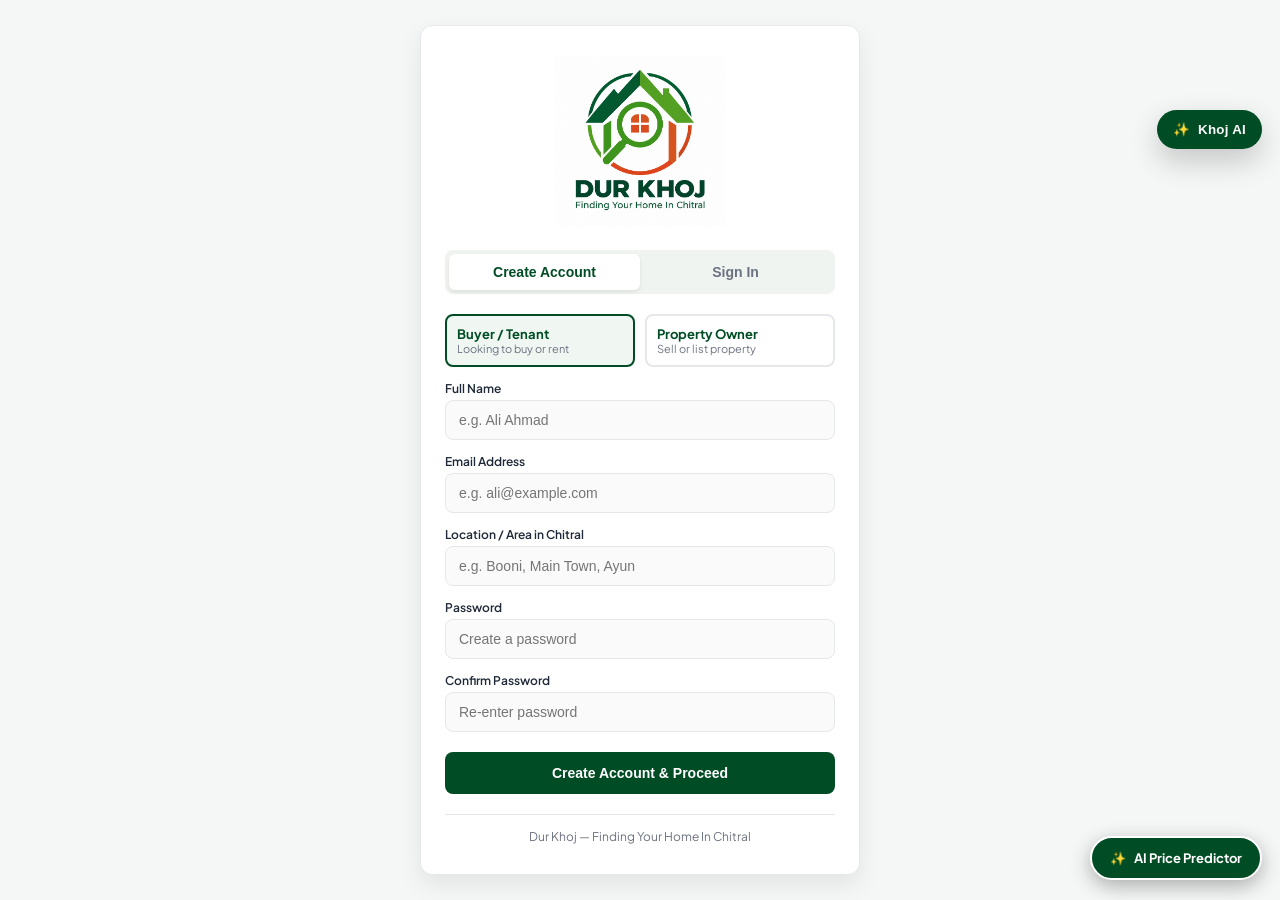
<file: register.html>
<!DOCTYPE html>
<html lang="en">
<head>
  <meta charset="UTF-8">
  <meta name="viewport" content="width=device-width, initial-scale=1.0">
  <title>Dur Khoj - Account Portal</title>
  <link rel="stylesheet" href="khoj-ai.css">
  <link rel="stylesheet" href="register.css">
  <link rel="preconnect" href="https://fonts.googleapis.com">
  <link rel="preconnect" href="https://fonts.gstatic.com" crossorigin>
  <link href="https://fonts.googleapis.com/css2?family=Plus+Jakarta+Sans:wght@400;500;600;700&display=swap" rel="stylesheet">
</head>
<body>

  <div class="auth-container">
    <div class="auth-card">
      
      <!-- Logo Header -->
      <div class="brand-header">
        <img src="logo.png" alt="Dur Khoj Logo" class="brand-logo">
      </div>

      <!-- Navigation Tabs (Register / Sign In) -->
      <div class="auth-tabs">
        <button type="button" class="tab-btn active" id="tabRegister">Create Account</button>
        <button type="button" class="tab-btn" id="tabLogin">Sign In</button>
      </div>

      <!-- Alert Notification Banner -->
      <div id="alertBox" class="alert hidden"></div>

      <!-- 1. REGISTER FORM -->
      <form id="registerForm" class="auth-form active-form">
        
        <!-- Role Selection -->
        <div class="role-selector">
          <label class="role-card active" id="roleBuyerLabel">
            <input type="radio" name="role" value="buyer" checked hidden>
            <span class="role-title">Buyer / Tenant</span>
            <span class="role-sub">Looking to buy or rent</span>
          </label>
          <label class="role-card" id="roleSellerLabel">
            <input type="radio" name="role" value="seller" hidden>
            <span class="role-title">Property Owner</span>
            <span class="role-sub">Sell or list property</span>
          </label>
        </div>

        <div class="input-group">
          <label for="regFullName">Full Name</label>
          <input type="text" id="regFullName" placeholder="e.g. Ali Ahmad" required>
        </div>

        <div class="input-group">
          <label for="regEmail">Email Address</label>
          <input type="email" id="regEmail" placeholder="e.g. ali@example.com" required>
        </div>

        <div class="input-group">
          <label for="regLocation">Location / Area in Chitral</label>
          <input type="text" id="regLocation" placeholder="e.g. Booni, Main Town, Ayun" required>
        </div>

        <div class="input-group">
          <label for="regPassword">Password</label>
          <input type="password" id="regPassword" placeholder="Create a password" required>
        </div>

        <div class="input-group">
          <label for="regConfirmPassword">Confirm Password</label>
          <input type="password" id="regConfirmPassword" placeholder="Re-enter password" required>
        </div>

        <button type="submit" class="submit-btn">Create Account & Proceed</button>
      </form>

      <!-- 2. SIGN IN FORM -->
      <form id="loginForm" class="auth-form hidden-form">
        
        <div class="input-group">
          <label for="loginEmail">Email Address</label>
          <input type="email" id="loginEmail" placeholder="Enter your registered email" required>
        </div>

        <div class="input-group">
          <label for="loginPassword">Password</label>
          <input type="password" id="loginPassword" placeholder="Enter your password" required>
        </div>

        <button type="submit" class="submit-btn">Sign In to Dur Khoj</button>
      </form>

      <div class="auth-footer">
        <p>Dur Khoj — Finding Your Home In Chitral</p>
      </div>

    </div>
  </div>
<script src="khoj-ai.js"></script>
  <script src="register.js"></script>
<script src="ai-predictor.js"></script>
</body>
</html>
</file>
<file: style.css>
:root {
  --primary-green: #004d25;
  --primary-green-hover: #00361a;
  --primary-light: #e6f2eb;
  --secondary-orange: #d9531e;
  --secondary-orange-hover: #b84114;
  --bg-color: #f4f7f5;
  --card-bg: #ffffff;
  --text-dark: #111827;
  --text-muted: #6b7280;
  --border-color: #e5e7eb;
  --radius-lg: 16px;
  --radius-md: 10px;
  --sidebar-width: 280px;
  --transition: all 0.25s cubic-bezier(0.4, 0, 0.2, 1);
}

* {
  box-sizing: border-box;
  margin: 0;
  padding: 0;
}

body {
  font-family: 'Plus Jakarta Sans', sans-serif;
  background-color: var(--bg-color);
  color: var(--text-dark);
  min-height: 100vh;
  display: flex;
  flex-direction: column;
}

/* ==========================================================================
   1. MOBILE TOP HEADER
   ========================================================================== */
.mobile-header {
  display: flex;
  align-items: center;
  justify-content: center;
  padding: 12px 18px;
  background: var(--card-bg);
  border-bottom: 1px solid var(--border-color);
  position: sticky;
  top: 0;
  z-index: 100;
}

.mobile-logo-wrap {
  display: flex;
  align-items: center;
  gap: 12px;
}

.brand-logo-img {
  width: 38px;
  height: 38px;
  object-fit: contain;
}

.brand-text {
  display: flex;
  flex-direction: column;
}

.brand-name {
  font-size: 18px;
  font-weight: 800;
  color: var(--primary-green);
  line-height: 1.1;
}

.brand-tagline {
  font-size: 11px;
  color: var(--text-muted);
  font-weight: 500;
}

/* ==========================================================================
   2. DESKTOP SIDEBAR
   ========================================================================== */
.desktop-sidebar {
  display: none;
  width: var(--sidebar-width);
  background: var(--card-bg);
  border-right: 1px solid var(--border-color);
  height: 100vh;
  position: fixed;
  top: 0;
  left: 0;
  padding: 24px 20px;
  flex-direction: column;
  z-index: 200;
  overflow-y: auto;
}

.sidebar-brand {
  display: flex;
  align-items: center;
  gap: 12px;
  margin-bottom: 20px;
  padding-bottom: 16px;
  border-bottom: 1px solid var(--border-color);
}

.sidebar-brand .brand-logo-img {
  width: 44px;
  height: 44px;
}

.user-badge {
  display: flex;
  align-items: center;
  gap: 12px;
  background: var(--primary-light);
  padding: 10px 14px;
  border-radius: var(--radius-md);
  margin-bottom: 20px;
}

.user-avatar {
  width: 36px;
  height: 36px;
  background: var(--primary-green);
  color: #ffffff;
  border-radius: 50%;
  display: flex;
  align-items: center;
  justify-content: center;
  font-weight: 800;
  font-size: 13px;
}

.user-info {
  display: flex;
  flex-direction: column;
  overflow: hidden;
}

.user-name {
  font-size: 13px;
  font-weight: 700;
  color: var(--primary-green);
  white-space: nowrap;
  overflow: hidden;
  text-overflow: ellipsis;
}

.user-role {
  font-size: 11px;
  color: var(--text-muted);
}

.sidebar-nav {
  display: flex;
  flex-direction: column;
  gap: 6px;
  margin-bottom: 24px;
}

.nav-item {
  display: flex;
  align-items: center;
  gap: 12px;
  padding: 12px 14px;
  border-radius: var(--radius-md);
  text-decoration: none;
  color: var(--text-muted);
  font-weight: 600;
  font-size: 14px;
  transition: var(--transition);
}

.nav-item svg {
  width: 20px;
  height: 20px;
}

.nav-item:hover {
  background: var(--primary-light);
  color: var(--primary-green);
}

.nav-item.active {
  background: var(--primary-green);
  color: #ffffff;
}

.nav-item.active svg {
  stroke: #ffffff;
}

.sidebar-widget {
  background: #fafafa;
  border: 1px solid var(--border-color);
  border-radius: var(--radius-md);
  padding: 14px;
  margin-bottom: 20px;
}

.widget-title {
  font-size: 12px;
  font-weight: 700;
  color: var(--text-dark);
  text-transform: uppercase;
  letter-spacing: 0.5px;
  display: block;
  margin-bottom: 10px;
}

.region-tags {
  display: flex;
  flex-wrap: wrap;
  gap: 6px;
}

.region-chip {
  background: #ffffff;
  border: 1px solid var(--border-color);
  color: var(--text-dark);
  font-size: 11px;
  font-weight: 600;
  padding: 4px 10px;
  border-radius: 12px;
  cursor: pointer;
  transition: var(--transition);
}

.region-chip:hover {
  background: var(--primary-green);
  color: #ffffff;
  border-color: var(--primary-green);
}

/* ==========================================================================
   3. MAIN CONTENT DASHBOARD
   ========================================================================== */
.main-content {
  flex: 1;
  padding: 20px 16px 90px;
  max-width: 1000px;
  width: 100%;
  margin: 0 auto;
}

/* Hero Banner */
.hero-banner {
  background: linear-gradient(135deg, #004d25 0%, #002d16 100%);
  color: #ffffff;
  border-radius: var(--radius-lg);
  padding: 24px;
  margin-bottom: 24px;
  display: flex;
  flex-direction: column;
  gap: 16px;
  box-shadow: 0 8px 20px rgba(0, 77, 37, 0.15);
}

.hero-text h1 {
  font-size: 26px;
  font-weight: 800;
  margin-bottom: 6px;
}

.hero-text p {
  font-size: 14px;
  opacity: 0.9;
  line-height: 1.5;
}

.btn-hero-story {
  align-self: flex-start;
  background: var(--secondary-orange);
  color: #ffffff;
  text-decoration: none;
  font-weight: 700;
  font-size: 13px;
  padding: 10px 18px;
  border-radius: var(--radius-md);
  transition: var(--transition);
}

.btn-hero-story:hover {
  background: var(--secondary-orange-hover);
}

/* Stats Counter Grid */
.stats-grid {
  display: grid;
  grid-template-columns: 1fr 1fr;
  gap: 14px;
  margin-bottom: 28px;
}

.stat-card {
  background: var(--card-bg);
  border: 1px solid var(--border-color);
  border-radius: var(--radius-lg);
  padding: 18px;
  display: flex;
  align-items: center;
  gap: 14px;
  box-shadow: 0 2px 8px rgba(0, 0, 0, 0.03);
}

.stat-icon {
  width: 46px;
  height: 46px;
  border-radius: 12px;
  display: flex;
  align-items: center;
  justify-content: center;
}

.stat-icon svg {
  width: 24px;
  height: 24px;
}

.icon-green {
  background: #e6f4ec;
  color: var(--primary-green);
}

.icon-orange {
  background: #fdf0eb;
  color: var(--secondary-orange);
}

.stat-data {
  display: flex;
  flex-direction: column;
}

.stat-number {
  font-size: 24px;
  font-weight: 800;
  color: var(--text-dark);
}

.stat-label {
  font-size: 12px;
  color: var(--text-muted);
  font-weight: 600;
}

/* Why Choose Dur Khoj Cards */
.why-wrapper {
  margin-bottom: 32px;
}

.section-title-wrap {
  margin-bottom: 16px;
}

.section-title-wrap h2 {
  font-size: 20px;
  font-weight: 800;
  color: var(--text-dark);
}

.section-title-wrap p {
  font-size: 13px;
  color: var(--text-muted);
}

.why-grid {
  display: grid;
  grid-template-columns: 1fr;
  gap: 16px;
  margin-bottom: 18px;
}

.why-feature-card {
  background: var(--card-bg);
  border: 1px solid var(--border-color);
  border-radius: var(--radius-lg);
  padding: 20px;
  transition: var(--transition);
}

.why-feature-card:hover {
  transform: translateY(-2px);
  box-shadow: 0 8px 20px rgba(0, 0, 0, 0.06);
  border-color: var(--primary-green);
}

.why-icon-box {
  width: 42px;
  height: 42px;
  background: var(--primary-light);
  color: var(--primary-green);
  border-radius: 10px;
  display: flex;
  align-items: center;
  justify-content: center;
  margin-bottom: 14px;
}

.why-icon-box.orange {
  background: #fdf0eb;
  color: var(--secondary-orange);
}

.why-icon-box svg {
  width: 22px;
  height: 22px;
}

.why-feature-card h3 {
  font-size: 16px;
  font-weight: 700;
  margin-bottom: 8px;
  color: var(--text-dark);
}

.why-feature-card p {
  font-size: 13px;
  color: var(--text-muted);
  line-height: 1.5;
}

/* CTA Story Banner */
.story-cta-card {
  background: #ffffff;
  border: 2px dashed var(--primary-green);
  border-radius: var(--radius-lg);
  padding: 20px;
  display: flex;
  flex-direction: column;
  gap: 14px;
  align-items: flex-start;
}

.cta-info h3 {
  font-size: 15px;
  font-weight: 800;
  color: var(--primary-green);
  margin-bottom: 4px;
}

.cta-info p {
  font-size: 13px;
  color: var(--text-muted);
}

.btn-story-full {
  background: var(--primary-green);
  color: #ffffff;
  text-decoration: none;
  font-size: 13px;
  font-weight: 700;
  padding: 10px 18px;
  border-radius: var(--radius-md);
  transition: var(--transition);
}

.btn-story-full:hover {
  background: var(--primary-green-hover);
}

/* ==========================================================================
   4. MOBILE BOTTOM NAVIGATION
   ========================================================================== */
.mobile-bottom-nav {
  display: flex;
  position: fixed;
  bottom: 0;
  left: 0;
  right: 0;
  height: 65px;
  background: var(--card-bg);
  border-top: 1px solid var(--border-color);
  z-index: 1000;
}

.mobile-nav-item {
  flex: 1;
  display: flex;
  flex-direction: column;
  align-items: center;
  justify-content: center;
  gap: 3px;
  text-decoration: none;
  color: var(--text-muted);
  font-size: 11px;
  font-weight: 600;
}

.mobile-nav-item svg {
  width: 20px;
  height: 20px;
}

.mobile-nav-item.active {
  color: var(--primary-green);
}

.mobile-nav-item.active svg {
  stroke: var(--primary-green);
}

/* ==========================================================================
   5. RESPONSIVE DESKTOP MEDIA QUERIES
   ========================================================================== */
@media (min-width: 768px) {
  .mobile-header, .mobile-bottom-nav {
    display: none;
  }

  .desktop-sidebar {
    display: flex;
  }

  body {
    padding-left: var(--sidebar-width);
  }

  .main-content {
    padding: 36px;
  }

  .hero-banner {
    flex-direction: row;
    align-items: center;
    justify-content: space-between;
    padding: 32px;
  }

  .hero-text h1 {
    font-size: 30px;
  }

  .why-grid {
    grid-template-columns: repeat(3, 1fr);
  }

  .story-cta-card {
    flex-direction: row;
    align-items: center;
    justify-content: space-between;
  }
}
</file>
<file: khoj-ai.css>
:root {
  --khoj-green: #004d25;
  --khoj-green-soft: #e8f6ee;
  --khoj-border: #dfeae4;
  --khoj-text: #1b2d1f;
  --khoj-muted: #5f6f66;
}

.khoj-ai-widget {
  position: fixed;
  right: 18px;
  top: 110px;
  z-index: 99999;
  font-family: "Plus Jakarta Sans", sans-serif;
}

.khoj-ai-launcher {
  position: relative;
  left: auto;
  bottom: auto;
  border: none;
  border-radius: 999px;
  background: var(--khoj-green);
  color: white;
  padding: 12px 16px;
  font-weight: 700;
  letter-spacing: 0.02em;
  display: flex;
  align-items: center;
  gap: 8px;
  box-shadow: 0 12px 30px rgba(0, 0, 0, 0.2);
  cursor: pointer;
}

.khoj-ai-panel {
  position: absolute;
  right: 0;
  top: 60px;
  bottom: auto;
  width: min(360px, calc(100vw - 24px));
  background: #fff;
  border: 1px solid var(--khoj-border);
  border-radius: 18px;
  box-shadow: 0 18px 40px rgba(0, 0, 0, 0.2);
  overflow: hidden;
  transform: translateY(18px) scale(0.96);
  opacity: 0;
  pointer-events: none;
  transition: all 0.2s ease;
}

.khoj-ai-widget.open .khoj-ai-panel {
  opacity: 1;
  transform: translateY(0) scale(1);
  pointer-events: auto;
}

.khoj-ai-header {
  display: flex;
  align-items: center;
  justify-content: space-between;
  background: linear-gradient(135deg, #eaf8f0, #f8fffb);
  border-bottom: 1px solid var(--khoj-border);
  padding: 12px 14px;
}

.khoj-ai-badge {
  display: inline-block;
  background: rgba(0, 77, 37, 0.08);
  color: var(--khoj-green);
  border-radius: 999px;
  font-size: 10px;
  font-weight: 800;
  letter-spacing: 0.08em;
  padding: 4px 8px;
  text-transform: uppercase;
}

.khoj-ai-header h3 {
  margin: 6px 0 0;
  font-size: 18px;
  color: var(--khoj-green);
}

.khoj-ai-close {
  width: 32px;
  height: 32px;
  border-radius: 50%;
  border: none;
  background: white;
  color: var(--khoj-muted);
  font-size: 22px;
  cursor: pointer;
}

.khoj-ai-chatbox {
  max-height: 280px;
  min-height: 160px;
  overflow-y: auto;
  background: #f8faf9;
  padding: 12px;
  display: flex;
  flex-direction: column;
  gap: 10px;
}

.khoj-ai-message {
  max-width: 82%;
  padding: 10px 12px;
  border-radius: 14px;
  line-height: 1.5;
  font-size: 13px;
  word-wrap: break-word;
}

.khoj-ai-message.user {
  background: var(--khoj-green);
  color: white;
  align-self: flex-end;
  border-bottom-right-radius: 4px;
}

.khoj-ai-message.bot {
  background: white;
  color: var(--khoj-text);
  border: 1px solid var(--khoj-border);
  align-self: flex-start;
  border-bottom-left-radius: 4px;
}

.khoj-ai-message.loading {
  font-style: italic;
  color: var(--khoj-muted);
}

.khoj-ai-form {
  display: flex;
  gap: 8px;
  padding: 12px;
  background: white;
  border-top: 1px solid var(--khoj-border);
}

.khoj-ai-form input {
  flex: 1;
  border: 1px solid var(--khoj-border);
  border-radius: 10px;
  padding: 10px 12px;
  font-size: 13px;
  min-width: 0;
}

.khoj-ai-form button {
  border: none;
  background: var(--khoj-green);
  color: white;
  font-weight: 700;
  border-radius: 10px;
  padding: 10px 14px;
  cursor: pointer;
}

@media (max-width: 480px) {
  .khoj-ai-widget {
    left: 12px;
    bottom: 18px;
  }

  .khoj-ai-panel {
    width: min(320px, calc(100vw - 18px));
  }
}
</file>
<file: about.css>
:root {
  --primary-green: #004d25;
  --primary-green-hover: #00361a;
  --primary-light: #e6f2eb;
  --secondary-orange: #d9531e;
  --secondary-light: #fdf0eb;
  --accent-blue: #2563eb;
  --bg-color: #f4f7f5;
  --card-bg: #ffffff;
  --text-dark: #111827;
  --text-muted: #6b7280;
  --border-color: #e5e7eb;
  --radius-lg: 18px;
  --radius-md: 12px;
  --sidebar-width: 280px;
  --transition: all 0.25s cubic-bezier(0.4, 0, 0.2, 1);
}

* {
  box-sizing: border-box;
  margin: 0;
  padding: 0;
}

body {
  font-family: 'Plus Jakarta Sans', sans-serif;
  background-color: var(--bg-color);
  color: var(--text-dark);
  min-height: 100vh;
  display: flex;
  flex-direction: column;
}

/* MOBILE HEADER */
.mobile-header {
  display: flex;
  align-items: center;
  justify-content: center;
  padding: 12px 18px;
  background: var(--card-bg);
  border-bottom: 1px solid var(--border-color);
  position: sticky;
  top: 0;
  z-index: 100;
}

.mobile-logo-wrap {
  display: flex;
  align-items: center;
  gap: 12px;
}

.brand-logo-img {
  width: 38px;
  height: 38px;
  object-fit: contain;
}

.brand-text {
  display: flex;
  flex-direction: column;
}

.brand-name {
  font-size: 18px;
  font-weight: 800;
  color: var(--primary-green);
  line-height: 1.1;
}

.brand-tagline {
  font-size: 11px;
  color: var(--text-muted);
  font-weight: 500;
}

/* DESKTOP SIDEBAR */
.desktop-sidebar {
  display: none;
  width: var(--sidebar-width);
  background: var(--card-bg);
  border-right: 1px solid var(--border-color);
  height: 100vh;
  position: fixed;
  top: 0;
  left: 0;
  padding: 24px 20px;
  flex-direction: column;
  z-index: 200;
  overflow-y: auto;
}

.sidebar-brand {
  display: flex;
  align-items: center;
  gap: 12px;
  margin-bottom: 20px;
  padding-bottom: 16px;
  border-bottom: 1px solid var(--border-color);
}

.sidebar-brand .brand-logo-img {
  width: 44px;
  height: 44px;
}

.user-badge {
  display: flex;
  align-items: center;
  gap: 12px;
  background: var(--primary-light);
  padding: 10px 14px;
  border-radius: var(--radius-md);
  margin-bottom: 20px;
}

.user-avatar {
  width: 36px;
  height: 36px;
  background: var(--primary-green);
  color: #ffffff;
  border-radius: 50%;
  display: flex;
  align-items: center;
  justify-content: center;
  font-weight: 800;
  font-size: 13px;
}

.user-info {
  display: flex;
  flex-direction: column;
}

.user-name {
  font-size: 13px;
  font-weight: 700;
  color: var(--primary-green);
}

.user-role {
  font-size: 11px;
  color: var(--text-muted);
}

.sidebar-nav {
  display: flex;
  flex-direction: column;
  gap: 6px;
  margin-bottom: 24px;
}

.nav-item {
  display: flex;
  align-items: center;
  gap: 12px;
  padding: 12px 14px;
  border-radius: var(--radius-md);
  text-decoration: none;
  color: var(--text-muted);
  font-weight: 600;
  font-size: 14px;
  transition: var(--transition);
}

.nav-item svg {
  width: 20px;
  height: 20px;
}

.nav-item:hover {
  background: var(--primary-light);
  color: var(--primary-green);
}

.nav-item.active {
  background: var(--primary-green);
  color: #ffffff;
}

.nav-item.active svg {
  stroke: #ffffff;
}

.sidebar-widget {
  background: #fafafa;
  border: 1px solid var(--border-color);
  border-radius: var(--radius-md);
  padding: 14px;
}

.widget-title {
  font-size: 12px;
  font-weight: 700;
  color: var(--text-dark);
  text-transform: uppercase;
  display: block;
  margin-bottom: 10px;
}

.region-tags {
  display: flex;
  flex-wrap: wrap;
  gap: 6px;
}

.region-chip {
  background: #ffffff;
  border: 1px solid var(--border-color);
  color: var(--text-dark);
  font-size: 11px;
  font-weight: 600;
  padding: 5px 10px;
  border-radius: 12px;
  text-decoration: none;
  transition: var(--transition);
}

.region-chip:hover {
  background: var(--primary-green);
  color: #ffffff;
}

/* MAIN CONTENT */
.main-content {
  flex: 1;
  padding: 20px 16px 90px;
  max-width: 960px;
  width: 100%;
  margin: 0 auto;
}

/* HERO SECTION */
.about-hero {
  background: linear-gradient(135deg, #004d25 0%, #002d16 100%);
  color: #ffffff;
  border-radius: var(--radius-lg);
  padding: 32px 28px;
  margin-bottom: 20px;
  box-shadow: 0 10px 25px rgba(0, 77, 37, 0.15);
}

.hero-badge {
  display: inline-block;
  background: rgba(255, 255, 255, 0.18);
  font-size: 11px;
  font-weight: 700;
  padding: 4px 12px;
  border-radius: 20px;
  text-transform: uppercase;
  letter-spacing: 0.5px;
  margin-bottom: 12px;
}

.about-hero h1 {
  font-size: 28px;
  font-weight: 800;
  margin-bottom: 8px;
}

.about-hero p {
  font-size: 14px;
  opacity: 0.9;
  line-height: 1.6;
  max-width: 650px;
}

.hero-stats {
  display: flex;
  flex-wrap: wrap;
  gap: 12px;
  margin-top: 20px;
}

.hero-stat-pill {
  background: rgba(255, 255, 255, 0.1);
  backdrop-filter: blur(8px);
  padding: 8px 16px;
  border-radius: 10px;
  border: 1px solid rgba(255, 255, 255, 0.15);
  display: flex;
  flex-direction: column;
}

.hero-stat-pill .num {
  font-size: 13px;
  font-weight: 800;
  color: #ffffff;
}

.hero-stat-pill .lbl {
  font-size: 10px;
  opacity: 0.8;
}

/* TABS NAV */
.tabs-nav {
  display: flex;
  gap: 8px;
  overflow-x: auto;
  padding-bottom: 8px;
  margin-bottom: 20px;
}

.tab-btn {
  white-space: nowrap;
  padding: 10px 16px;
  border: 1px solid var(--border-color);
  background: #ffffff;
  border-radius: 20px;
  font-size: 13px;
  font-weight: 700;
  color: var(--text-muted);
  cursor: pointer;
  transition: var(--transition);
}

.tab-btn.active {
  background: var(--primary-green);
  color: #ffffff;
  border-color: var(--primary-green);
}

/* SECTION BLOCKS */
.section-block {
  display: none;
}

.section-block.active {
  display: block;
  animation: fadeIn 0.3s ease;
}

@keyframes fadeIn {
  from { opacity: 0; transform: translateY(6px); }
  to { opacity: 1; transform: translateY(0); }
}

.card-box {
  background: var(--card-bg);
  border: 1px solid var(--border-color);
  border-radius: var(--radius-lg);
  padding: 28px;
  margin-bottom: 24px;
  box-shadow: 0 4px 12px rgba(0,0,0,0.02);
}

.card-header-flex {
  display: flex;
  align-items: flex-start;
  justify-content: space-between;
  margin-bottom: 16px;
}

.sub-tag {
  font-size: 11px;
  font-weight: 800;
  color: var(--secondary-orange);
  text-transform: uppercase;
  letter-spacing: 0.5px;
}

.card-box h2 {
  font-size: 22px;
  font-weight: 800;
  color: var(--primary-green);
}

.badge-accent {
  background: var(--primary-light);
  color: var(--primary-green);
  font-size: 11px;
  font-weight: 700;
  padding: 4px 10px;
  border-radius: 6px;
}

.lead-text {
  font-size: 14px;
  line-height: 1.6;
  color: var(--text-dark);
  margin-bottom: 20px;
}

.grid-2 {
  display: grid;
  grid-template-columns: 1fr;
  gap: 16px;
}

.feature-card {
  background: #fafafa;
  border: 1px solid var(--border-color);
  border-radius: var(--radius-md);
  padding: 18px;
}

.icon-circle {
  width: 38px;
  height: 38px;
  border-radius: 50%;
  display: flex;
  align-items: center;
  justify-content: center;
  font-size: 18px;
  margin-bottom: 12px;
}

.icon-circle.green { background: var(--primary-light); }
.icon-circle.orange { background: var(--secondary-light); }

.feature-card h3 {
  font-size: 15px;
  font-weight: 700;
  margin-bottom: 6px;
}

.feature-card p {
  font-size: 13px;
  color: var(--text-muted);
  line-height: 1.5;
}

/* DEVELOPER SECTION STYLES */
.dev-profile-header {
  display: flex;
  align-items: center;
  gap: 16px;
  margin-bottom: 20px;
  padding-bottom: 16px;
  border-bottom: 1px solid var(--border-color);
}

.dev-avatar-main {
  width: 60px;
  height: 60px;
  background: var(--primary-green);
  color: #ffffff;
  border-radius: 50%;
  display: flex;
  align-items: center;
  justify-content: center;
  font-size: 20px;
  font-weight: 800;
}

.dev-details h2 {
  font-size: 22px;
  color: var(--text-dark);
}

.dev-subtitle {
  font-size: 13px;
  font-weight: 600;
  color: var(--secondary-orange);
}

.school-pill {
  display: inline-block;
  margin-top: 4px;
  font-size: 11px;
  color: var(--text-muted);
  font-weight: 600;
}

.quote-banner {
  background: var(--primary-light);
  border-left: 4px solid var(--primary-green);
  padding: 14px 18px;
  border-radius: 8px;
  font-style: italic;
  font-weight: 700;
  color: var(--primary-green);
  margin-bottom: 20px;
}

/* FELLOWSHIP CARDS GRID */
.section-desc {
  font-size: 13px;
  color: var(--text-muted);
  margin-top: 2px;
  margin-bottom: 20px;
}

.fellowship-grid {
  display: grid;
  grid-template-columns: 1fr;
  gap: 16px;
}

.fellowship-card {
  background: #fafafa;
  border: 1px solid var(--border-color);
  border-radius: var(--radius-md);
  padding: 20px;
  transition: var(--transition);
}

.fellowship-card:hover {
  border-color: var(--primary-green);
  box-shadow: 0 6px 16px rgba(0,0,0,0.04);
}

.card-top {
  margin-bottom: 8px;
}

.fellow-tag {
  font-size: 10px;
  font-weight: 800;
  text-transform: uppercase;
  padding: 3px 8px;
  border-radius: 4px;
  display: inline-block;
  margin-bottom: 6px;
}

.fellow-tag.stem { background: #e0e7ff; color: #3730a3; }
.fellow-tag.climate { background: #dcfce7; color: #166534; }
.fellow-tag.civic { background: #fef3c7; color: #92400e; }
.fellow-tag.japan { background: #ffe4e6; color: #9f1239; }
.fellow-tag.uwc { background: #e0f2fe; color: #075985; }

.fellowship-card h3 {
  font-size: 16px;
  font-weight: 800;
  color: var(--text-dark);
}

.fellowship-card p {
  font-size: 13px;
  color: var(--text-muted);
  line-height: 1.5;
}

/* PROJECTS VERTICAL */
.projects-vertical {
  display: flex;
  flex-direction: column;
  gap: 14px;
  margin-bottom: 24px;
}

.project-item {
  background: #fafafa;
  border: 1px solid var(--border-color);
  border-radius: var(--radius-md);
  padding: 18px;
  display: flex;
  flex-direction: column;
  gap: 8px;
}

.proj-badge {
  align-self: flex-start;
  background: #e0f2fe;
  color: #0284c7;
  font-size: 10px;
  font-weight: 800;
  padding: 3px 8px;
  border-radius: 4px;
}

.proj-badge.green { background: #dcfce7; color: #15803d; }
.proj-badge.orange { background: var(--secondary-light); color: var(--secondary-orange); }

.project-item h3 {
  font-size: 16px;
  font-weight: 700;
}

.project-item p {
  font-size: 13px;
  color: var(--text-muted);
  line-height: 1.5;
}

.honors-banner {
  background: var(--secondary-light);
  border: 1px solid #fbd5c8;
  border-radius: var(--radius-md);
  padding: 20px;
}

.honors-banner h3 {
  font-size: 15px;
  font-weight: 800;
  color: var(--secondary-orange);
  margin-bottom: 10px;
}

.honors-list {
  padding-left: 20px;
}

.honors-list li {
  font-size: 13px;
  color: var(--text-dark);
  margin-bottom: 6px;
  font-weight: 600;
}

/* MOBILE BOTTOM NAV */
.mobile-bottom-nav {
  display: flex;
  position: fixed;
  bottom: 0;
  left: 0;
  right: 0;
  height: 65px;
  background: var(--card-bg);
  border-top: 1px solid var(--border-color);
  z-index: 1000;
}

.mobile-nav-item {
  flex: 1;
  display: flex;
  flex-direction: column;
  align-items: center;
  justify-content: center;
  gap: 3px;
  text-decoration: none;
  color: var(--text-muted);
  font-size: 11px;
  font-weight: 600;
}

.mobile-nav-item svg {
  width: 20px;
  height: 20px;
}

.mobile-nav-item.active {
  color: var(--primary-green);
}

.mobile-nav-item.active svg {
  stroke: var(--primary-green);
}

/* RESPONSIVE DESKTOP MEDIA QUERIES */
@media (min-width: 768px) {
  .mobile-header, .mobile-bottom-nav {
    display: none;
  }

  .desktop-sidebar {
    display: flex;
  }

  body {
    padding-left: var(--sidebar-width);
  }

  .main-content {
    padding: 36px;
  }

  .about-hero h1 {
    font-size: 32px;
  }

  .grid-2 {
    grid-template-columns: 1fr 1fr;
  }

  .fellowship-grid {
    grid-template-columns: 1fr 1fr;
  }

  .fellowship-card.full-width {
    grid-column: span 2;
  }
}
</file>
<file: detail.css>
:root {
  --primary: #004d25;
  --primary-hover: #00361a;
  --primary-light: #e6f2eb;
  --text-dark: #0f172a;
  --text-muted: #64748b;
  --bg-body: #f8fafc;
  --card-bg: #ffffff;
  --border-color: #e2e8f0;
}

* {
  box-sizing: border-box;
  margin: 0;
  padding: 0;
  font-family: 'Plus Jakarta Sans', sans-serif;
  -webkit-tap-highlight-color: transparent;
}

html, body {
  width: 100%;
  max-width: 100%;
  overflow-x: hidden;
  background-color: var(--bg-body);
  color: var(--text-dark);
}

body {
  min-height: 100vh;
  display: flex;
}

/* DESKTOP SIDEBAR */
.desktop-sidebar {
  width: 260px;
  background: #ffffff;
  border-right: 1px solid var(--border-color);
  padding: 24px;
  display: flex;
  flex-direction: column;
  position: fixed;
  top: 0;
  bottom: 0;
  left: 0;
  z-index: 100;
}

.sidebar-brand {
  display: flex;
  align-items: center;
  gap: 12px;
  margin-bottom: 32px;
}

.brand-logo-img {
  width: 40px;
  height: 40px;
  border-radius: 8px;
  object-fit: cover;
}

.brand-name {
  font-size: 18px;
  font-weight: 800;
  color: var(--primary);
}

.brand-tagline {
  font-size: 11px;
  color: var(--text-muted);
  display: block;
}

.sidebar-nav {
  display: flex;
  flex-direction: column;
  gap: 8px;
}

.nav-item {
  display: flex;
  align-items: center;
  gap: 12px;
  padding: 12px 16px;
  color: #475569;
  text-decoration: none;
  font-weight: 600;
  border-radius: 10px;
  transition: all 0.2s ease;
}

.nav-item svg {
  width: 20px;
  height: 20px;
}

.nav-item:hover, .nav-item.active {
  background: var(--primary-light);
  color: var(--primary);
}

/* MOBILE TOP BAR */
.mobile-top-bar {
  display: none;
  position: fixed;
  top: 0;
  left: 0;
  right: 0;
  height: 56px;
  background: #ffffff;
  border-bottom: 1px solid var(--border-color);
  z-index: 200;
  padding: 0 16px;
  align-items: center;
  justify-content: space-between;
}

.icon-btn-back, .icon-btn {
  background: none;
  border: none;
  width: 38px;
  height: 38px;
  border-radius: 50%;
  display: flex;
  align-items: center;
  justify-content: center;
  color: var(--text-dark);
  text-decoration: none;
  cursor: pointer;
}

.icon-btn-back svg, .icon-btn svg {
  width: 22px;
  height: 22px;
}

.header-title {
  font-size: 16px;
  font-weight: 700;
  color: var(--text-dark);
}

/* MAIN WRAPPER */
.main-wrapper {
  margin-left: 260px;
  flex: 1;
  padding: 24px;
  max-width: 1050px;
  width: 100%;
}

.detail-layout {
  display: flex;
  flex-direction: column;
  gap: 20px;
  width: 100%;
}

/* GALLERY / SWIPER CARD */
.gallery-card {
  background: var(--card-bg);
  border-radius: 16px;
  overflow: hidden;
  border: 1px solid var(--border-color);
  padding: 12px;
  width: 100%;
}

.main-swiper {
  width: 100%;
  height: 380px;
  border-radius: 12px;
  position: relative;
  background: #000;
}

.main-swiper .swiper-slide {
  position: relative;
  cursor: pointer;
}

.main-swiper .swiper-slide img {
  width: 100%;
  height: 100%;
  object-fit: cover;
}

.fullscreen-trigger-badge {
  position: absolute;
  bottom: 12px;
  right: 12px;
  background: rgba(0, 0, 0, 0.7);
  color: #fff;
  padding: 6px 12px;
  border-radius: 20px;
  font-size: 12px;
  font-weight: 600;
  display: flex;
  align-items: center;
  gap: 6px;
  z-index: 10;
}

.purpose-pill {
  position: absolute;
  top: 12px;
  left: 12px;
  background: var(--primary);
  color: #fff;
  padding: 6px 12px;
  border-radius: 20px;
  font-size: 11px;
  font-weight: 800;
  text-transform: uppercase;
  z-index: 10;
}

.thumb-swiper {
  margin-top: 10px;
  height: 60px;
}

.thumb-swiper .swiper-slide {
  width: 25%;
  height: 100%;
  opacity: 0.5;
  border-radius: 8px;
  overflow: hidden;
  cursor: pointer;
  border: 2px solid transparent;
}

.thumb-swiper .swiper-slide-thumb-active {
  opacity: 1;
  border-color: var(--primary);
}

.thumb-swiper .swiper-slide img {
  width: 100%;
  height: 100%;
  object-fit: cover;
}

/* CONTENT GRID */
.content-grid {
  display: grid;
  grid-template-columns: 1fr 320px;
  gap: 20px;
  width: 100%;
}

.details-card {
  background: var(--card-bg);
  border-radius: 16px;
  padding: 24px;
  border: 1px solid var(--border-color);
  width: 100%;
}

.prop-title {
  font-size: 22px;
  font-weight: 800;
  color: var(--text-dark);
  line-height: 1.3;
}

.prop-location {
  color: var(--text-muted);
  font-size: 13px;
  margin-top: 6px;
  display: flex;
  align-items: center;
  gap: 4px;
}

.prop-price {
  font-size: 20px;
  font-weight: 800;
  color: var(--primary);
  margin-top: 8px;
}

/* SCROLLABLE INTERACTION BAR (PREVENTS SCATTERING) */
.interaction-bar {
  display: flex;
  gap: 10px;
  padding: 14px 0;
  border-top: 1px solid #f1f5f9;
  border-bottom: 1px solid #f1f5f9;
  margin: 18px 0;
  overflow-x: auto;
  white-space: nowrap;
  -webkit-overflow-scrolling: touch;
}

.interaction-bar::-webkit-scrollbar {
  display: none;
}

.action-chip {
  flex: 0 0 auto;
  display: inline-flex;
  align-items: center;
  justify-content: center;
  gap: 6px;
  padding: 8px 16px;
  border-radius: 20px;
  border: 1px solid var(--border-color);
  background: #ffffff;
  color: #475569;
  font-size: 13px;
  font-weight: 700;
  cursor: pointer;
}

.action-chip svg {
  width: 16px;
  height: 16px;
}

.action-chip.liked {
  background: #fef2f2;
  color: #ef4444;
  border-color: #fca5a5;
}

.action-chip.liked svg {
  fill: #ef4444;
  stroke: #ef4444;
}

.action-chip.saved {
  background: #f0fdf4;
  color: var(--primary);
  border-color: #86efac;
}

.action-chip.saved svg {
  fill: var(--primary);
  stroke: var(--primary);
}

/* SPECS GRID */
.specs-row {
  display: grid;
  grid-template-columns: repeat(3, 1fr);
  gap: 10px;
  margin-bottom: 20px;
  width: 100%;
}

.spec-box {
  background: #f8fafc;
  border: 1px solid var(--border-color);
  padding: 12px 8px;
  border-radius: 10px;
  text-align: center;
}

.spec-box .icon {
  font-size: 18px;
  display: block;
  margin-bottom: 2px;
}

.spec-box .value {
  font-size: 14px;
  font-weight: 700;
  color: var(--text-dark);
}

.spec-box .label {
  font-size: 11px;
  color: var(--text-muted);
}

/* DESCRIPTION */
.section-heading {
  font-size: 16px;
  font-weight: 700;
  margin-bottom: 8px;
  color: var(--text-dark);
}

.description-text {
  font-size: 14px;
  line-height: 1.6;
  color: #475569;
  margin-bottom: 20px;
  word-wrap: break-word;
}

/* COMMENTS */
.comments-panel {
  margin-top: 20px;
  padding-top: 18px;
  border-top: 1px solid var(--border-color);
}

.comments-list {
  display: flex;
  flex-direction: column;
  gap: 10px;
  margin-bottom: 14px;
  max-height: 220px;
  overflow-y: auto;
}

.comment-card {
  background: #f8fafc;
  padding: 10px 12px;
  border-radius: 8px;
  border: 1px solid var(--border-color);
}

.comment-user {
  font-size: 12px;
  font-weight: 700;
  color: var(--primary);
}

.comment-body {
  font-size: 13px;
  color: #334155;
  margin-top: 2px;
}

.comment-input-wrap {
  display: flex;
  gap: 8px;
  width: 100%;
}

.comment-input-wrap input {
  flex: 1;
  min-width: 0;
  padding: 10px 12px;
  border-radius: 8px;
  border: 1px solid var(--border-color);
  font-size: 13px;
  outline: none;
}

.comment-input-wrap button {
  background: var(--primary);
  color: #fff;
  border: none;
  padding: 0 16px;
  border-radius: 8px;
  font-weight: 700;
  font-size: 13px;
  cursor: pointer;
  flex-shrink: 0;
}

/* DESKTOP CONTACT SIDEBAR */
.contact-sidebar {
  background: var(--card-bg);
  border-radius: 16px;
  padding: 20px;
  border: 1px solid var(--border-color);
  height: fit-content;
  position: sticky;
  top: 24px;
}

.owner-info {
  display: flex;
  align-items: center;
  gap: 12px;
  margin-bottom: 18px;
}

.owner-avatar-circle {
  width: 44px;
  height: 44px;
  background: var(--primary);
  color: #fff;
  border-radius: 50%;
  display: flex;
  align-items: center;
  justify-content: center;
  font-weight: 800;
  font-size: 15px;
}

.owner-title {
  font-weight: 700;
  font-size: 14px;
}

.owner-sub {
  font-size: 12px;
  color: var(--text-muted);
}

.desktop-contact-btn {
  display: flex;
  align-items: center;
  justify-content: center;
  gap: 8px;
  width: 100%;
  padding: 12px;
  border-radius: 10px;
  text-decoration: none;
  font-weight: 700;
  font-size: 13px;
  margin-bottom: 10px;
}

.btn-whatsapp-desktop {
  background: #25d366;
  color: #fff;
}

.btn-call-desktop {
  background: var(--primary);
  color: #fff;
}

/* FLOATING MOBILE BOTTOM BAR */
.mobile-bottom-bar {
  display: none;
  position: fixed;
  bottom: 0;
  left: 0;
  right: 0;
  background: #ffffff;
  padding: 10px 16px;
  border-top: 1px solid var(--border-color);
  z-index: 200;
  align-items: center;
  justify-content: space-between;
  box-shadow: 0 -4px 12px rgba(0, 0, 0, 0.05);
}

.price-stack .price-label {
  display: block;
  font-size: 10px;
  color: var(--text-muted);
  text-transform: uppercase;
  font-weight: 600;
}

.price-stack .price-amount {
  font-size: 16px;
  font-weight: 800;
  color: var(--primary);
}

.cta-btn-group {
  display: flex;
  gap: 8px;
}

.cta-btn {
  display: flex;
  align-items: center;
  gap: 6px;
  padding: 10px 14px;
  border-radius: 8px;
  text-decoration: none;
  font-size: 13px;
  font-weight: 700;
}

.cta-btn svg {
  width: 16px;
  height: 16px;
}

.btn-whatsapp {
  background: #25d366;
  color: #fff;
}

.btn-call {
  background: var(--primary);
  color: #fff;
}

/* LIGHTBOX MODAL */
.lightbox-modal {
  display: none;
  position: fixed;
  top: 0;
  left: 0;
  right: 0;
  bottom: 0;
  background: rgba(0, 0, 0, 0.95);
  z-index: 1000;
  align-items: center;
  justify-content: center;
}

.lightbox-modal.active {
  display: flex;
}

.lightbox-close {
  position: absolute;
  top: 16px;
  right: 20px;
  background: none;
  border: none;
  color: #fff;
  font-size: 36px;
  cursor: pointer;
  z-index: 1010;
}

.lightboxSwiper {
  width: 100%;
  height: 100%;
}

.lightboxSwiper .swiper-slide {
  display: flex;
  align-items: center;
  justify-content: center;
}

.lightboxSwiper .swiper-slide img {
  max-width: 95%;
  max-height: 85vh;
  object-fit: contain;
}

/* RESPONSIVE BREAKPOINTS */
@media (max-width: 900px) {
  .desktop-sidebar {
    display: none;
  }

  .mobile-top-bar {
    display: flex;
  }

  .mobile-bottom-bar {
    display: flex;
  }

  .main-wrapper {
    margin-left: 0;
    padding: 68px 12px 88px 12px;
  }

  .content-grid {
    grid-template-columns: 1fr;
  }

  .contact-sidebar {
    display: none;
  }

  .main-swiper {
    height: 250px;
  }

  .prop-title {
    font-size: 18px;
  }

  .prop-price {
    font-size: 17px;
  }

  .details-card {
    padding: 16px;
  }

  .gallery-card {
    padding: 8px;
  }
}
</file>
<file: explore.css>
:root {
  --primary-green: #004d25;
  --primary-green-hover: #00361a;
  --primary-light: #e6f2eb;
  --secondary-orange: #d9531e;
  --secondary-light: #fdf0eb;
  --bg-color: #f4f7f5;
  --card-bg: #ffffff;
  --text-dark: #111827;
  --text-muted: #6b7280;
  --border-color: #e5e7eb;
  --radius-lg: 16px;
  --radius-md: 10px;
  --sidebar-width: 280px;
  --transition: all 0.25s cubic-bezier(0.4, 0, 0.2, 1);
}

* {
  box-sizing: border-box;
  margin: 0;
  padding: 0;
}

body {
  font-family: 'Plus Jakarta Sans', sans-serif;
  background-color: var(--bg-color);
  color: var(--text-dark);
  min-height: 100vh;
  display: flex;
  flex-direction: column;
}

/* MOBILE HEADER */
.mobile-header {
  display: flex;
  align-items: center;
  justify-content: center;
  padding: 12px 18px;
  background: var(--card-bg);
  border-bottom: 1px solid var(--border-color);
  position: sticky;
  top: 0;
  z-index: 100;
}

.mobile-logo-wrap {
  display: flex;
  align-items: center;
  gap: 12px;
}

.brand-logo-img {
  width: 38px;
  height: 38px;
  object-fit: contain;
}

.brand-text {
  display: flex;
  flex-direction: column;
}

.brand-name {
  font-size: 18px;
  font-weight: 800;
  color: var(--primary-green);
  line-height: 1.1;
}

.brand-tagline {
  font-size: 11px;
  color: var(--text-muted);
  font-weight: 500;
}

/* DESKTOP SIDEBAR */
.desktop-sidebar {
  display: none;
  width: var(--sidebar-width);
  background: var(--card-bg);
  border-right: 1px solid var(--border-color);
  height: 100vh;
  position: fixed;
  top: 0;
  left: 0;
  padding: 24px 20px;
  flex-direction: column;
  z-index: 200;
  overflow-y: auto;
}

.sidebar-brand {
  display: flex;
  align-items: center;
  gap: 12px;
  margin-bottom: 20px;
  padding-bottom: 16px;
  border-bottom: 1px solid var(--border-color);
}

.sidebar-brand .brand-logo-img {
  width: 44px;
  height: 44px;
}

.user-badge {
  display: flex;
  align-items: center;
  gap: 12px;
  background: var(--primary-light);
  padding: 10px 14px;
  border-radius: var(--radius-md);
  margin-bottom: 20px;
}

.user-avatar {
  width: 36px;
  height: 36px;
  background: var(--primary-green);
  color: #ffffff;
  border-radius: 50%;
  display: flex;
  align-items: center;
  justify-content: center;
  font-weight: 800;
  font-size: 13px;
}

.user-info {
  display: flex;
  flex-direction: column;
}

.user-name {
  font-size: 13px;
  font-weight: 700;
  color: var(--primary-green);
}

.user-role {
  font-size: 11px;
  color: var(--text-muted);
}

.sidebar-nav {
  display: flex;
  flex-direction: column;
  gap: 6px;
}

.nav-item {
  display: flex;
  align-items: center;
  gap: 12px;
  padding: 12px 14px;
  border-radius: var(--radius-md);
  text-decoration: none;
  color: var(--text-muted);
  font-weight: 600;
  font-size: 14px;
  transition: var(--transition);
}

.nav-item svg {
  width: 20px;
  height: 20px;
}

.nav-item:hover {
  background: var(--primary-light);
  color: var(--primary-green);
}

.nav-item.active {
  background: var(--primary-green);
  color: #ffffff;
}

.nav-item.active svg {
  stroke: #ffffff;
}

/* MAIN CONTENT */
.main-content {
  flex: 1;
  padding: 20px 16px 90px;
  max-width: 1000px;
  width: 100%;
  margin: 0 auto;
}

/* EXPLORE HEADER & SEARCH */
.explore-header-box {
  background: var(--card-bg);
  border: 1px solid var(--border-color);
  border-radius: var(--radius-lg);
  padding: 24px;
  margin-bottom: 24px;
  box-shadow: 0 4px 12px rgba(0,0,0,0.02);
}

.explore-header-box h1 {
  font-size: 22px;
  font-weight: 800;
  color: var(--primary-green);
  margin-bottom: 4px;
}

.explore-header-box p {
  font-size: 13px;
  color: var(--text-muted);
  margin-bottom: 18px;
}

/* Search input */
.search-input-wrap {
  position: relative;
  margin-bottom: 16px;
}

.search-input-wrap svg {
  position: absolute;
  left: 14px;
  top: 50%;
  transform: translateY(-50%);
  width: 20px;
  height: 20px;
  color: var(--text-muted);
}

.search-input-wrap input {
  width: 100%;
  padding: 14px 14px 14px 44px;
  border: 1px solid var(--border-color);
  border-radius: var(--radius-md);
  font-family: inherit;
  font-size: 14px;
  background: #fafafa;
  outline: none;
  transition: var(--transition);
}

.search-input-wrap input:focus {
  border-color: var(--primary-green);
  background: #ffffff;
  box-shadow: 0 0 0 3px rgba(0,77,37,0.1);
}

/* Filter Grid */
.filter-controls-grid {
  display: grid;
  grid-template-columns: 1fr 1fr;
  gap: 12px;
}

.filter-group {
  display: flex;
  flex-direction: column;
  gap: 4px;
}

.filter-group label {
  font-size: 11px;
  font-weight: 700;
  color: var(--text-muted);
  text-transform: uppercase;
}

.filter-group select {
  padding: 10px 12px;
  border: 1px solid var(--border-color);
  border-radius: var(--radius-md);
  font-family: inherit;
  font-size: 13px;
  background: #ffffff;
  color: var(--text-dark);
  outline: none;
  cursor: pointer;
}

.filter-group select:focus {
  border-color: var(--primary-green);
}

/* FEED META & GRID */
.feed-meta {
  display: flex;
  align-items: center;
  justify-content: space-between;
  margin-bottom: 16px;
}

.results-count {
  font-size: 13px;
  font-weight: 700;
  color: var(--text-dark);
}

.btn-reset {
  background: none;
  border: none;
  color: var(--secondary-orange);
  font-size: 12px;
  font-weight: 700;
  cursor: pointer;
}

.btn-reset:hover {
  text-decoration: underline;
}

.house-grid {
  display: grid;
  grid-template-columns: 1fr;
  gap: 20px;
}

/* HOUSE CARD */
.house-card {
  background: var(--card-bg);
  border: 1px solid var(--border-color);
  border-radius: var(--radius-lg);
  overflow: hidden;
  transition: var(--transition);
  box-shadow: 0 2px 8px rgba(0,0,0,0.03);
}

.house-card:hover {
  box-shadow: 0 8px 24px rgba(0,0,0,0.06);
}

.house-image-wrap {
  position: relative;
  height: 200px;
  background: #e2e8f0;
}

.house-image-wrap img {
  width: 100%;
  height: 100%;
  object-fit: cover;
}

.badge-purpose {
  position: absolute;
  top: 12px;
  left: 12px;
  padding: 4px 10px;
  border-radius: 6px;
  font-size: 11px;
  font-weight: 800;
  text-transform: uppercase;
  color: #ffffff;
}

.badge-purpose.sale { background: var(--primary-green); }
.badge-purpose.rent { background: var(--secondary-orange); }

.badge-location {
  position: absolute;
  bottom: 12px;
  left: 12px;
  background: rgba(0, 0, 0, 0.65);
  color: #ffffff;
  padding: 4px 10px;
  border-radius: 6px;
  font-size: 11px;
  font-weight: 600;
}

.house-body {
  padding: 18px;
}

.house-title-row {
  display: flex;
  align-items: flex-start;
  justify-content: space-between;
  gap: 12px;
  margin-bottom: 8px;
}

.house-title-row h2 {
  font-size: 17px;
  font-weight: 800;
  color: var(--text-dark);
}

.house-price {
  font-size: 18px;
  font-weight: 800;
  color: var(--primary-green);
  white-space: nowrap;
}

.house-specs {
  display: flex;
  gap: 14px;
  font-size: 12px;
  color: var(--text-muted);
  font-weight: 600;
  margin-bottom: 12px;
}

.house-desc {
  font-size: 13px;
  color: var(--text-muted);
  line-height: 1.5;
  margin-bottom: 16px;
}

/* CARD ACTIONS BAR (LIKE, SAVE, COMMENT TOGGLE) */
.card-actions-bar {
  display: flex;
  align-items: center;
  justify-content: space-between;
  border-top: 1px solid var(--border-color);
  padding-top: 12px;
}

.action-btn {
  background: none;
  border: none;
  display: flex;
  align-items: center;
  gap: 6px;
  font-family: inherit;
  font-size: 13px;
  font-weight: 700;
  color: var(--text-muted);
  cursor: pointer;
  transition: var(--transition);
}

.action-btn svg {
  width: 18px;
  height: 18px;
}

.action-btn:hover {
  color: var(--primary-green);
}

.action-btn.liked {
  color: #e11d48;
}

.action-btn.liked svg {
  fill: #e11d48;
  stroke: #e11d48;
}

.action-btn.saved {
  color: var(--primary-green);
}

.action-btn.saved svg {
  fill: var(--primary-green);
  stroke: var(--primary-green);
}

/* COMMENTS SECTION COLLAPSIBLE */
.comments-section {
  display: none;
  background: #fafafa;
  border-top: 1px solid var(--border-color);
  padding: 16px 18px;
}

.comments-section.open {
  display: block;
}

.comments-list {
  display: flex;
  flex-direction: column;
  gap: 10px;
  margin-bottom: 12px;
  max-height: 200px;
  overflow-y: auto;
}

.comment-item {
  background: #ffffff;
  border: 1px solid var(--border-color);
  padding: 8px 12px;
  border-radius: var(--radius-md);
  font-size: 12px;
}

.comment-author {
  font-weight: 700;
  color: var(--primary-green);
  margin-bottom: 2px;
}

.comment-text {
  color: var(--text-dark);
}

.comment-form {
  display: flex;
  gap: 8px;
}

.comment-form input {
  flex: 1;
  padding: 8px 12px;
  border: 1px solid var(--border-color);
  border-radius: var(--radius-md);
  font-size: 12px;
  font-family: inherit;
  outline: none;
}

.comment-form button {
  background: var(--primary-green);
  color: #ffffff;
  border: none;
  padding: 8px 14px;
  border-radius: var(--radius-md);
  font-size: 12px;
  font-weight: 700;
  cursor: pointer;
}

/* MOBILE BOTTOM NAV */
.mobile-bottom-nav {
  display: flex;
  position: fixed;
  bottom: 0;
  left: 0;
  right: 0;
  height: 65px;
  background: var(--card-bg);
  border-top: 1px solid var(--border-color);
  z-index: 1000;
}

.mobile-nav-item {
  flex: 1;
  display: flex;
  flex-direction: column;
  align-items: center;
  justify-content: center;
  gap: 3px;
  text-decoration: none;
  color: var(--text-muted);
  font-size: 11px;
  font-weight: 600;
}

.mobile-nav-item svg {
  width: 20px;
  height: 20px;
}

.mobile-nav-item.active {
  color: var(--primary-green);
}

.mobile-nav-item.active svg {
  stroke: var(--primary-green);
}

/* DESKTOP MEDIA QUERIES */
@media (min-width: 768px) {
  .mobile-header, .mobile-bottom-nav {
    display: none;
  }

  .desktop-sidebar {
    display: flex;
  }

  body {
    padding-left: var(--sidebar-width);
  }

  .main-content {
    padding: 36px;
  }

  .filter-controls-grid {
    grid-template-columns: repeat(4, 1fr);
  }

  .house-grid {
    grid-template-columns: repeat(2, 1fr);
  }
}
</file>
<file: favorites.css>
:root {
  --primary: #004d25;
  --primary-hover: #00361a;
  --primary-light: #e6f2eb;
  --text-dark: #1e293b;
  --text-muted: #64748b;
  --bg-body: #f8fafc;
  --card-bg: #ffffff;
  --border-color: #e2e8f0;
}

* {
  box-sizing: border-box;
  margin: 0;
  padding: 0;
  font-family: 'Plus Jakarta Sans', sans-serif;
  -webkit-tap-highlight-color: transparent;
}

html, body {
  width: 100%;
  max-width: 100%;
  overflow-x: hidden;
  background-color: var(--bg-body);
  color: var(--text-dark);
}

body {
  min-height: 100vh;
  display: flex;
}

/* DESKTOP SIDEBAR - MATCHING DASHBOARD SCREENSHOT */
.desktop-sidebar {
  width: 260px;
  background: #ffffff;
  border-right: 1px solid var(--border-color);
  padding: 24px 20px;
  display: flex;
  flex-direction: column;
  position: fixed;
  top: 0;
  bottom: 0;
  left: 0;
  z-index: 100;
}

.sidebar-brand {
  display: flex;
  align-items: center;
  gap: 10px;
  margin-bottom: 24px;
}

.brand-logo-img {
  width: 38px;
  height: 38px;
  border-radius: 8px;
  object-fit: cover;
}

.brand-name {
  font-size: 18px;
  font-weight: 800;
  color: var(--primary);
  line-height: 1.1;
}

.brand-tagline {
  font-size: 11px;
  color: var(--text-muted);
  display: block;
}

/* USER CARD BADGE IN SIDEBAR */
.sidebar-user-card {
  display: flex;
  align-items: center;
  gap: 12px;
  background: var(--primary-light);
  padding: 10px 14px;
  border-radius: 12px;
  margin-bottom: 24px;
}

.user-avatar-circle {
  width: 36px;
  height: 36px;
  background: var(--primary);
  color: #ffffff;
  border-radius: 50%;
  display: flex;
  align-items: center;
  justify-content: center;
  font-weight: 800;
  font-size: 14px;
}

.user-details {
  display: flex;
  flex-direction: column;
}

.user-name {
  font-size: 13px;
  font-weight: 700;
  color: var(--text-dark);
}

.user-role {
  font-size: 11px;
  color: var(--text-muted);
}

/* SIDEBAR NAVIGATION */
.sidebar-nav {
  display: flex;
  flex-direction: column;
  gap: 6px;
}

.nav-item {
  display: flex;
  align-items: center;
  gap: 12px;
  padding: 12px 16px;
  color: #475569;
  text-decoration: none;
  font-weight: 600;
  font-size: 14px;
  border-radius: 10px;
  transition: all 0.2s ease;
}

.nav-item svg {
  width: 18px;
  height: 18px;
}

.nav-item:hover {
  background: #f1f5f9;
  color: var(--text-dark);
}

.nav-item.active {
  background: var(--primary);
  color: #ffffff;
}

.nav-item.active svg {
  stroke: #ffffff;
}

/* MOBILE HEADER */
.mobile-header {
  display: none;
  position: fixed;
  top: 0;
  left: 0;
  right: 0;
  height: 56px;
  background: #ffffff;
  border-bottom: 1px solid var(--border-color);
  z-index: 200;
  padding: 0 16px;
  align-items: center;
}

.mobile-logo-wrap {
  display: flex;
  align-items: center;
  gap: 10px;
}

/* MAIN CONTENT */
.main-content {
  margin-left: 260px;
  flex: 1;
  padding: 32px;
  max-width: 1100px;
  width: 100%;
}

.page-header {
  margin-bottom: 24px;
}

.page-header h1 {
  font-size: 24px;
  font-weight: 800;
  color: var(--text-dark);
}

.page-header p {
  font-size: 13px;
  color: var(--text-muted);
  margin-top: 4px;
}

/* FAVORITES GRID */
.favorites-grid {
  display: grid;
  grid-template-columns: repeat(auto-fill, minmax(280px, 1fr));
  gap: 20px;
  width: 100%;
}

.fav-card {
  background: var(--card-bg);
  border-radius: 16px;
  border: 1px solid var(--border-color);
  overflow: hidden;
  display: flex;
  flex-direction: column;
  transition: transform 0.2s ease, box-shadow 0.2s ease;
}

.fav-card:hover {
  transform: translateY(-2px);
  box-shadow: 0 8px 16px rgba(0, 0, 0, 0.05);
}

.fav-img-wrap {
  position: relative;
  width: 100%;
  height: 180px;
  background: #e2e8f0;
}

.fav-img-wrap img {
  width: 100%;
  height: 100%;
  object-fit: cover;
}

.fav-badge-purpose {
  position: absolute;
  top: 10px;
  left: 10px;
  background: var(--primary);
  color: #fff;
  font-size: 10px;
  font-weight: 800;
  padding: 4px 10px;
  border-radius: 20px;
  text-transform: uppercase;
}

.btn-remove-fav {
  position: absolute;
  top: 10px;
  right: 10px;
  width: 32px;
  height: 32px;
  background: rgba(255, 255, 255, 0.9);
  border: none;
  border-radius: 50%;
  display: flex;
  align-items: center;
  justify-content: center;
  color: #ef4444;
  cursor: pointer;
  box-shadow: 0 2px 6px rgba(0, 0, 0, 0.15);
}

.btn-remove-fav svg {
  width: 18px;
  height: 18px;
  fill: #ef4444;
}

.fav-body {
  padding: 16px;
  display: flex;
  flex-direction: column;
  flex: 1;
}

.fav-title {
  font-size: 15px;
  font-weight: 700;
  color: var(--text-dark);
  line-height: 1.3;
}

.fav-location {
  font-size: 12px;
  color: var(--text-muted);
  margin-top: 4px;
}

.fav-price {
  font-size: 16px;
  font-weight: 800;
  color: var(--primary);
  margin-top: 8px;
}

.fav-specs {
  font-size: 12px;
  color: var(--text-muted);
  margin-top: 8px;
  padding-top: 8px;
  border-top: 1px solid #f1f5f9;
}

.btn-view-details {
  margin-top: auto;
  padding-top: 12px;
  display: inline-block;
  text-decoration: none;
  color: var(--primary);
  font-size: 13px;
  font-weight: 700;
}

/* EMPTY STATE CARD */
.empty-state-card {
  grid-column: 1 / -1;
  text-align: center;
  padding: 60px 20px;
  background: var(--card-bg);
  border-radius: 16px;
  border: 1px solid var(--border-color);
}

.empty-icon {
  font-size: 40px;
  margin-bottom: 12px;
}

.empty-state-card h2 {
  font-size: 18px;
  font-weight: 700;
  color: var(--text-dark);
}

.empty-state-card p {
  font-size: 13px;
  color: var(--text-muted);
  margin-top: 4px;
}

.empty-btn {
  display: inline-block;
  margin-top: 16px;
  padding: 10px 20px;
  background: var(--primary);
  color: #ffffff;
  border-radius: 8px;
  text-decoration: none;
  font-weight: 700;
  font-size: 13px;
}

/* MOBILE BOTTOM NAV */
.mobile-bottom-nav {
  display: none;
  position: fixed;
  bottom: 0;
  left: 0;
  right: 0;
  height: 60px;
  background: #ffffff;
  border-top: 1px solid var(--border-color);
  z-index: 200;
  justify-content: space-around;
  align-items: center;
}

.mobile-nav-item {
  display: flex;
  flex-direction: column;
  align-items: center;
  gap: 2px;
  color: var(--text-muted);
  text-decoration: none;
  font-size: 10px;
  font-weight: 600;
}

.mobile-nav-item svg {
  width: 20px;
  height: 20px;
}

.mobile-nav-item.active {
  color: var(--primary);
}

/* RESPONSIVE DESIGN */
@media (max-width: 900px) {
  .desktop-sidebar {
    display: none;
  }

  .mobile-header {
    display: flex;
  }

  .mobile-bottom-nav {
    display: flex;
  }

  .main-content {
    margin-left: 0;
    padding: 72px 16px 80px 16px;
  }

  .favorites-grid {
    grid-template-columns: 1fr;
  }
}
</file>
<file: register.css>
:root {
  --primary: #004d25;
  --primary-hover: #00361a;
  --secondary: #d9531e;
  --bg-color: #f4f7f5;
  --card-bg: #ffffff;
  --text-dark: #1f2937;
  --text-muted: #6b7280;
  --border-color: #e5e7eb;
  --radius: 12px;
  --transition: all 0.2s ease-in-out;
}

* {
  box-sizing: border-box;
  margin: 0;
  padding: 0;
}

body {
  font-family: 'Plus Jakarta Sans', sans-serif;
  background-color: var(--bg-color);
  color: var(--text-dark);
  min-height: 100vh;
  display: flex;
  align-items: center;
  justify-content: center;
  padding: 20px;
}

.auth-container {
  width: 100%;
  max-width: 440px;
}

.auth-card {
  background: var(--card-bg);
  border-radius: var(--radius);
  box-shadow: 0 10px 25px rgba(0, 0, 0, 0.08);
  padding: 30px 24px;
  border: 1px solid var(--border-color);
}

.brand-header {
  text-align: center;
  margin-bottom: 20px;
}

.brand-logo {
  max-width: 170px;
  height: auto;
  object-fit: contain;
}

/* Tabs */
.auth-tabs {
  display: flex;
  background: #f0f4f1;
  border-radius: 8px;
  padding: 4px;
  margin-bottom: 20px;
}

.tab-btn {
  flex: 1;
  padding: 10px 0;
  border: none;
  background: transparent;
  font-size: 14px;
  font-weight: 600;
  color: var(--text-muted);
  cursor: pointer;
  border-radius: 6px;
  transition: var(--transition);
}

.tab-btn.active {
  background: #ffffff;
  color: var(--primary);
  box-shadow: 0 2px 4px rgba(0, 0, 0, 0.08);
}

/* Form Visibility Control */
.auth-form {
  display: flex;
  flex-direction: column;
  gap: 14px;
}

.auth-form.active-form {
  display: flex !important;
}

.auth-form.hidden-form {
  display: none !important;
}

/* Alerts */
.alert {
  padding: 12px 14px;
  border-radius: 8px;
  font-size: 13px;
  font-weight: 500;
  margin-bottom: 14px;
}

.alert.error {
  background-color: #fde8e8;
  color: #9b1c1c;
  border: 1px solid #f8b4b4;
}

.alert.success {
  background-color: #def7ec;
  color: #03543f;
  border: 1px solid #84e1bc;
}

.alert.hidden {
  display: none !important;
}

/* Role Selector */
.role-selector {
  display: flex;
  gap: 10px;
}

.role-card {
  flex: 1;
  border: 2px solid var(--border-color);
  border-radius: 8px;
  padding: 10px;
  cursor: pointer;
  display: flex;
  flex-direction: column;
  transition: var(--transition);
}

.role-card.active {
  border-color: var(--primary);
  background-color: #f0f7f2;
}

.role-title {
  font-size: 13px;
  font-weight: 700;
  color: var(--primary);
}

.role-sub {
  font-size: 11px;
  color: var(--text-muted);
}

/* Inputs & Buttons */
.input-group {
  display: flex;
  flex-direction: column;
  gap: 4px;
}

.input-group label {
  font-size: 12px;
  font-weight: 600;
  color: var(--text-dark);
}

.input-group input {
  padding: 11px 13px;
  border: 1px solid var(--border-color);
  border-radius: 8px;
  font-size: 14px;
  outline: none;
  background: #fafafa;
  transition: var(--transition);
}

.input-group input:focus {
  border-color: var(--primary);
  background: #ffffff;
  box-shadow: 0 0 0 3px rgba(0, 77, 37, 0.1);
}

.submit-btn {
  margin-top: 6px;
  padding: 13px;
  background-color: var(--primary);
  color: #ffffff;
  border: none;
  border-radius: 8px;
  font-size: 14px;
  font-weight: 700;
  cursor: pointer;
  transition: var(--transition);
}

.submit-btn:hover {
  background-color: var(--primary-hover);
}

.auth-footer {
  margin-top: 20px;
  text-align: center;
  font-size: 12px;
  color: var(--text-muted);
  border-top: 1px solid var(--border-color);
  padding-top: 14px;
}
</file>
